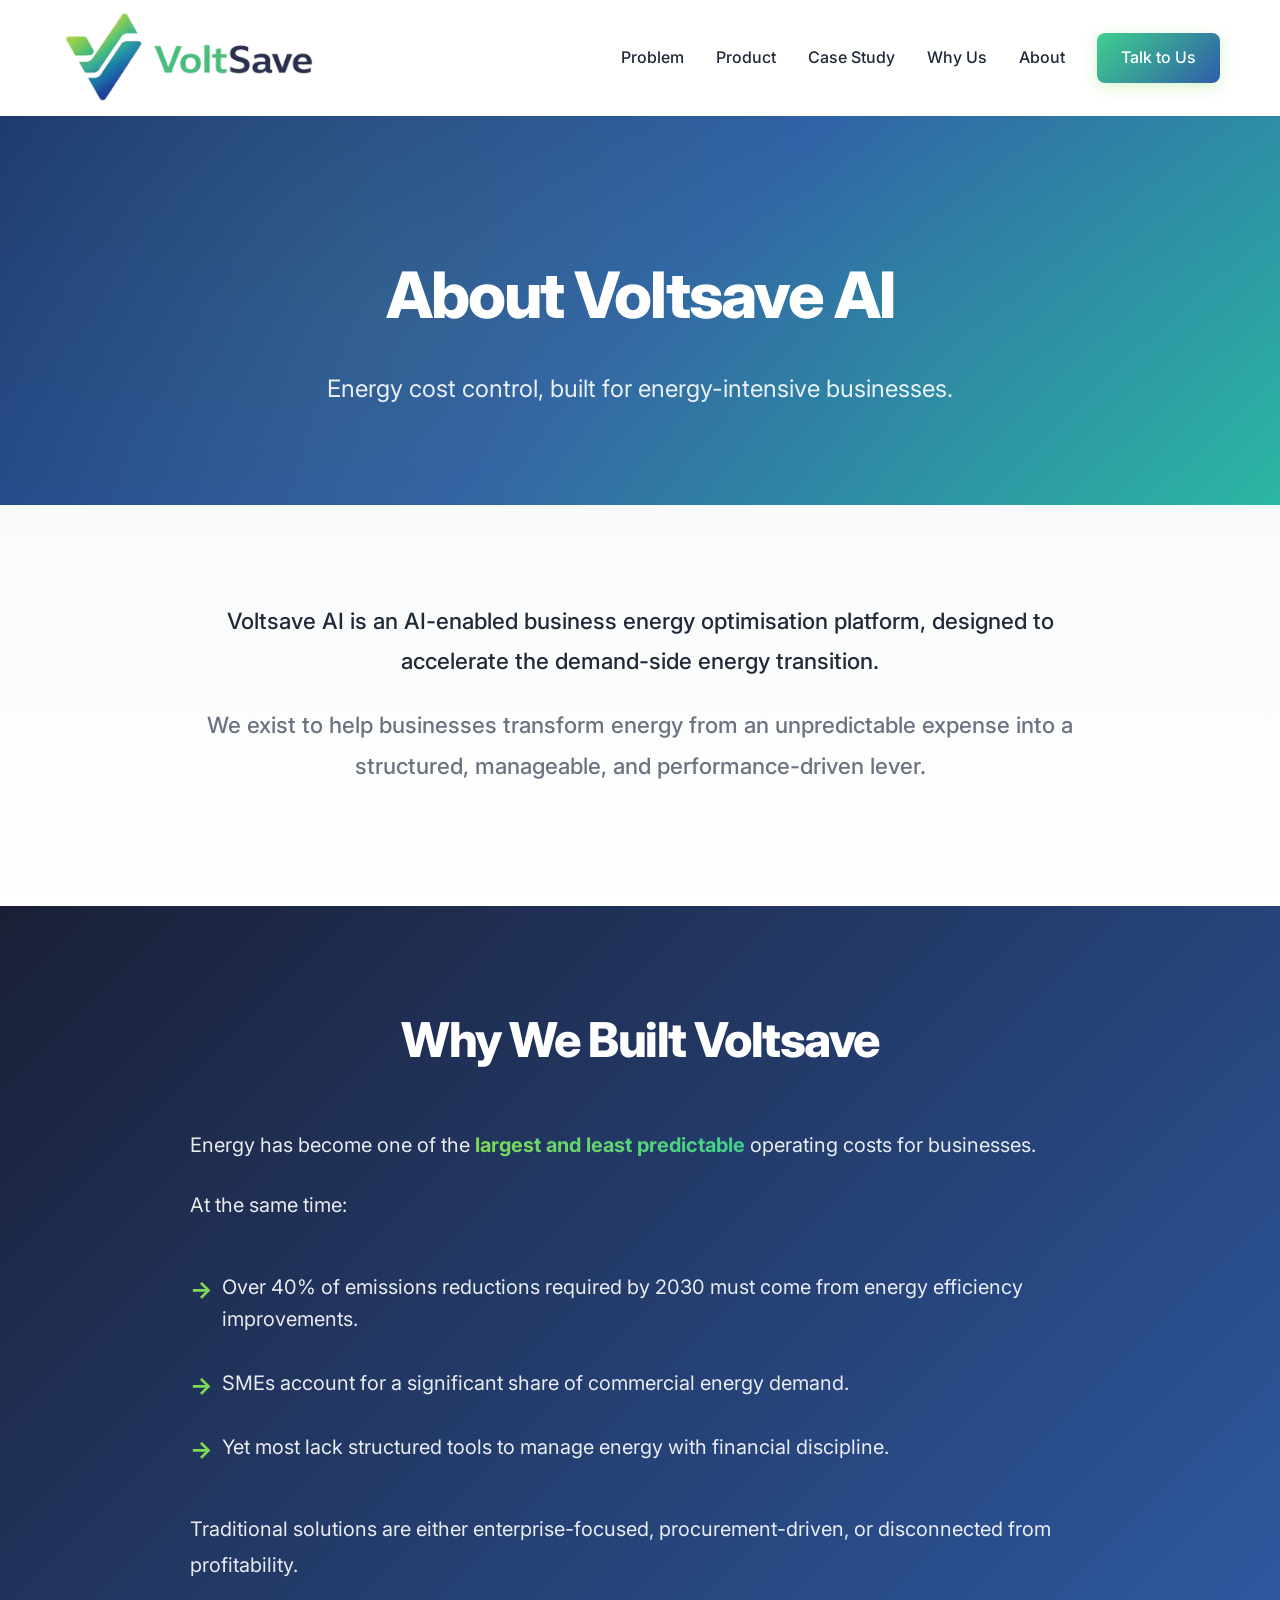
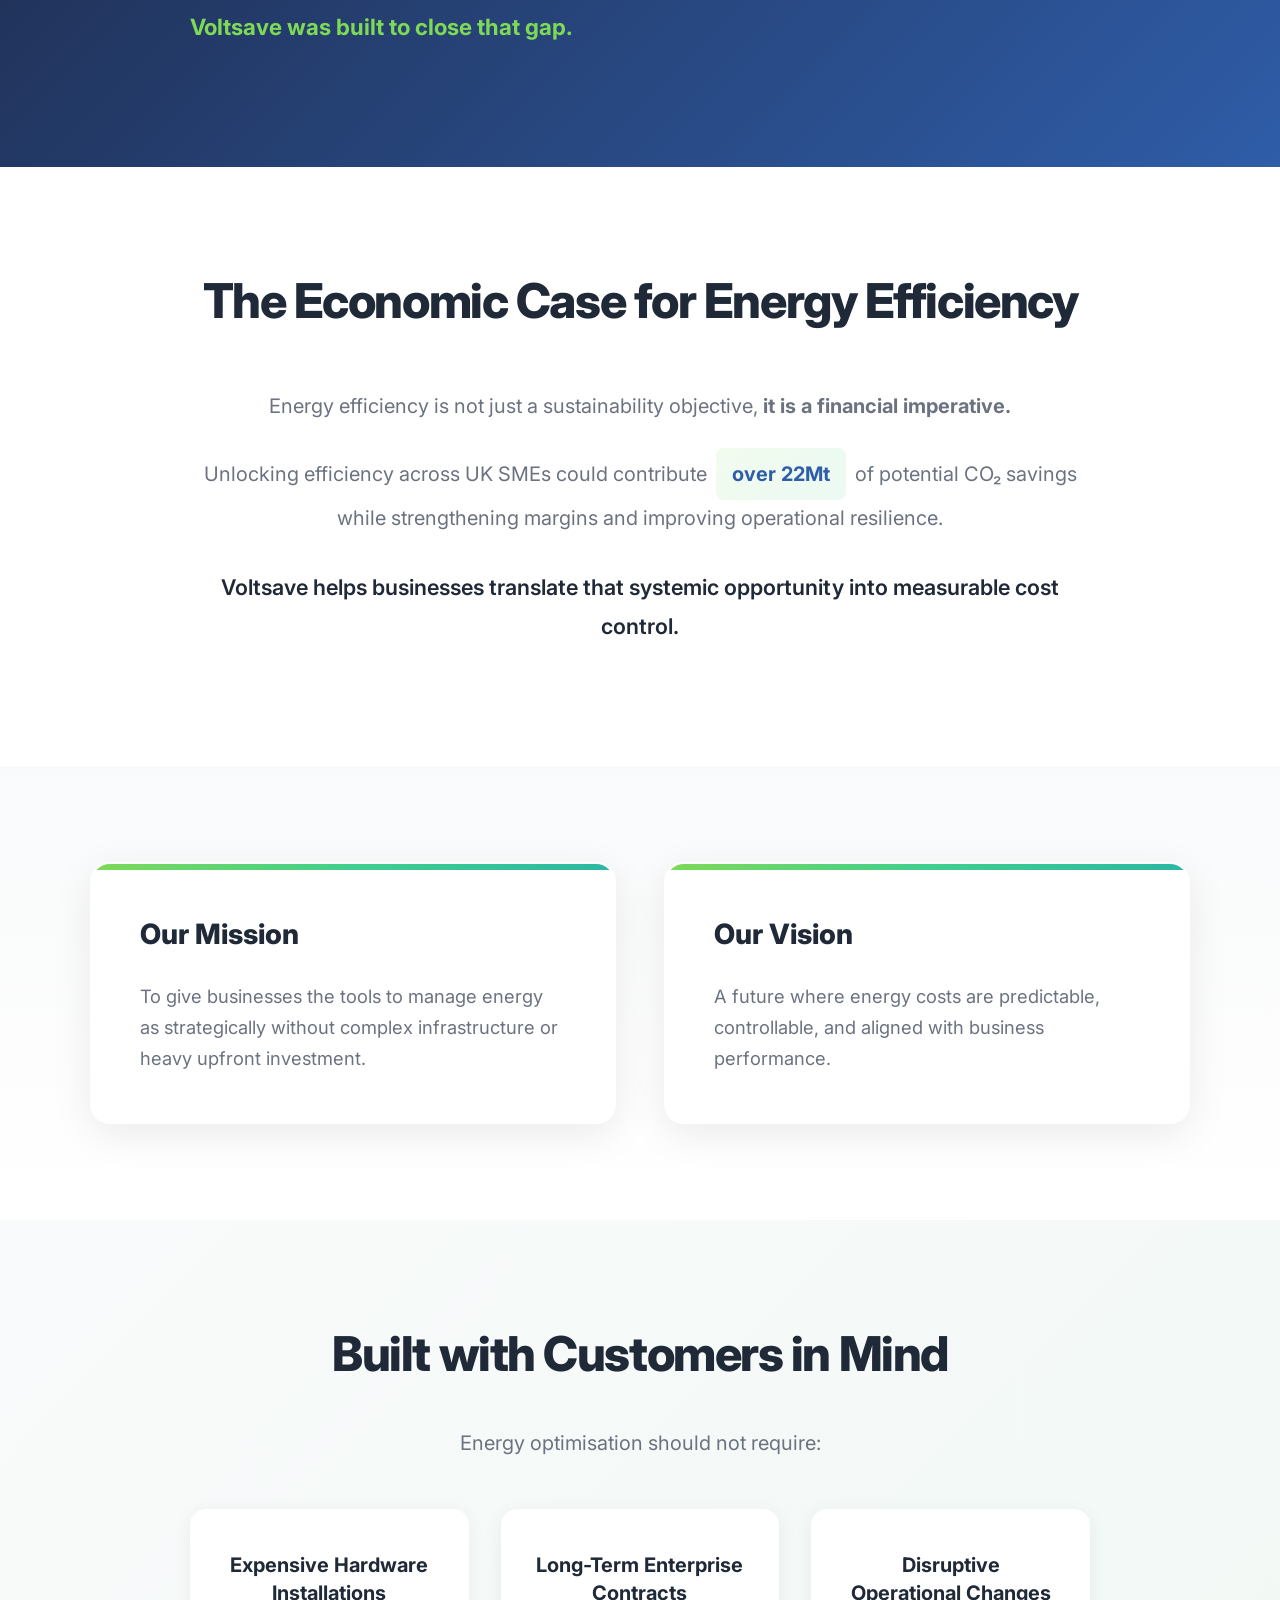
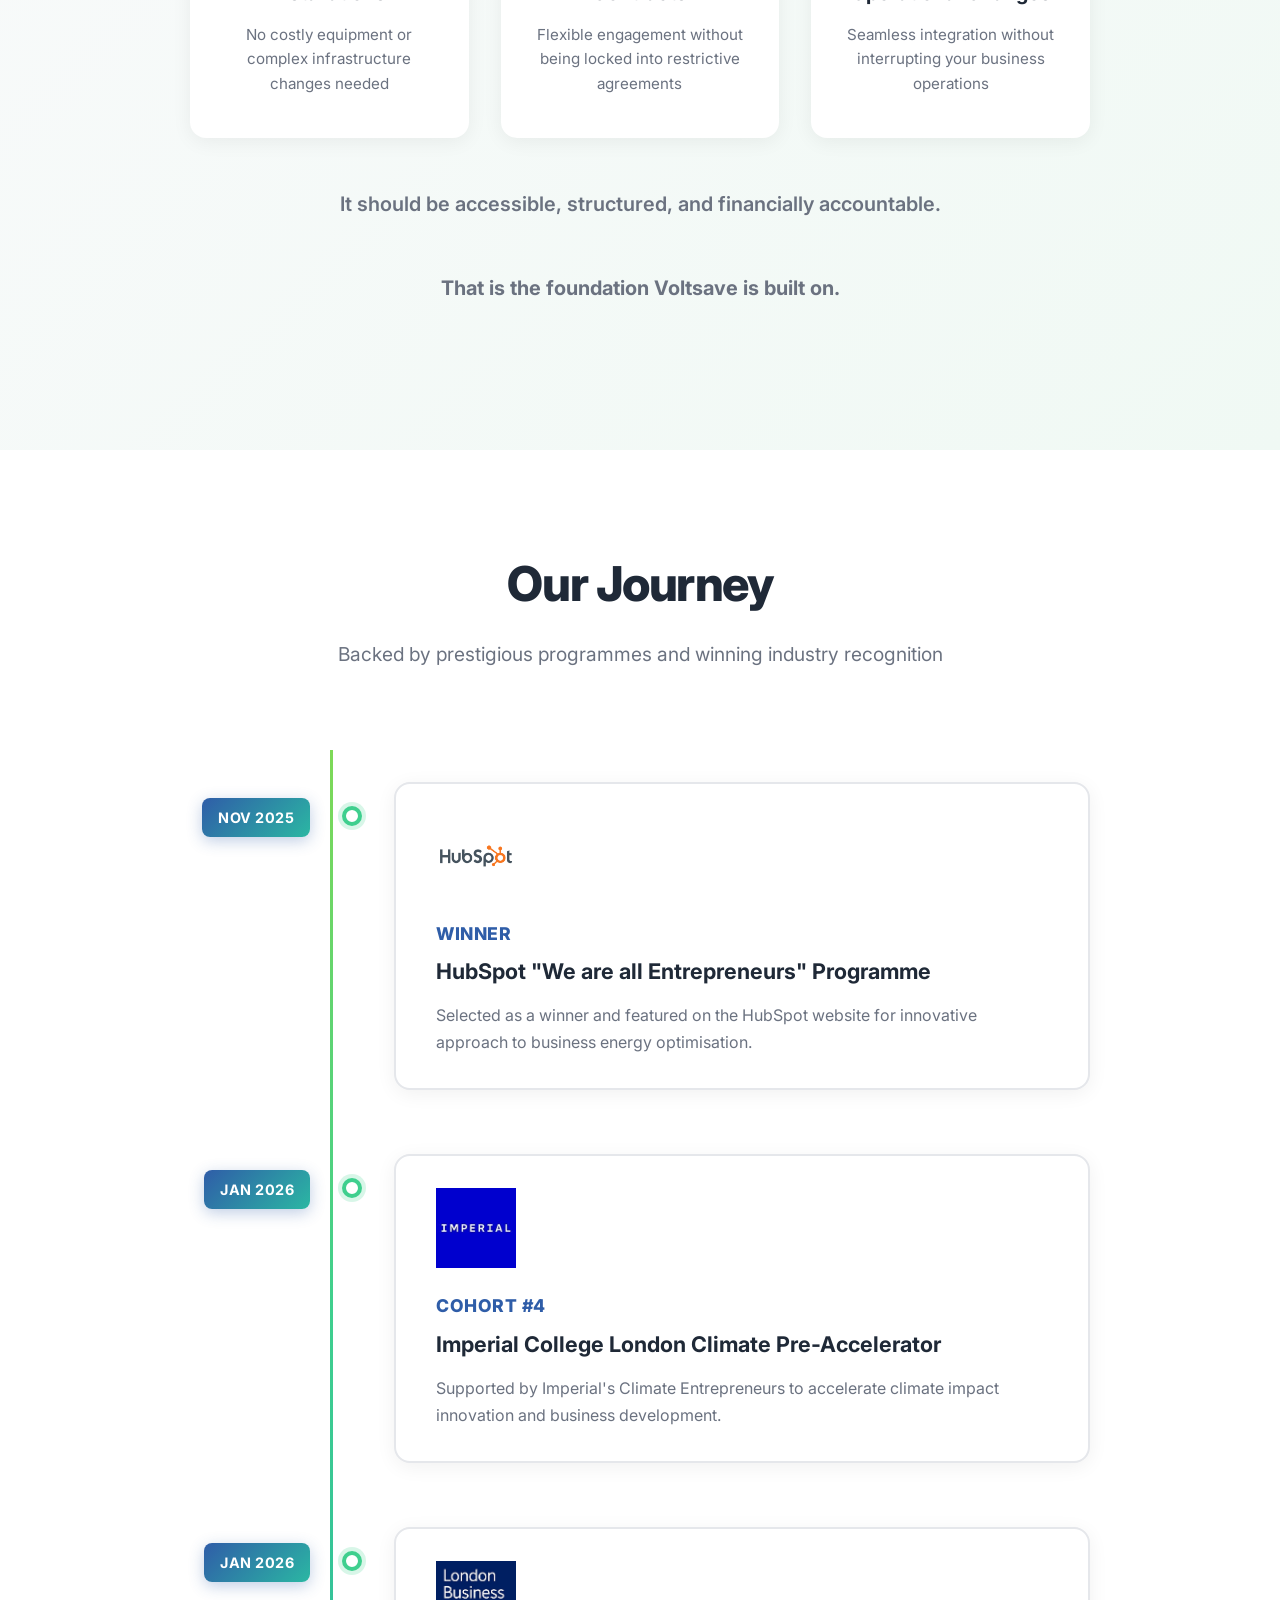
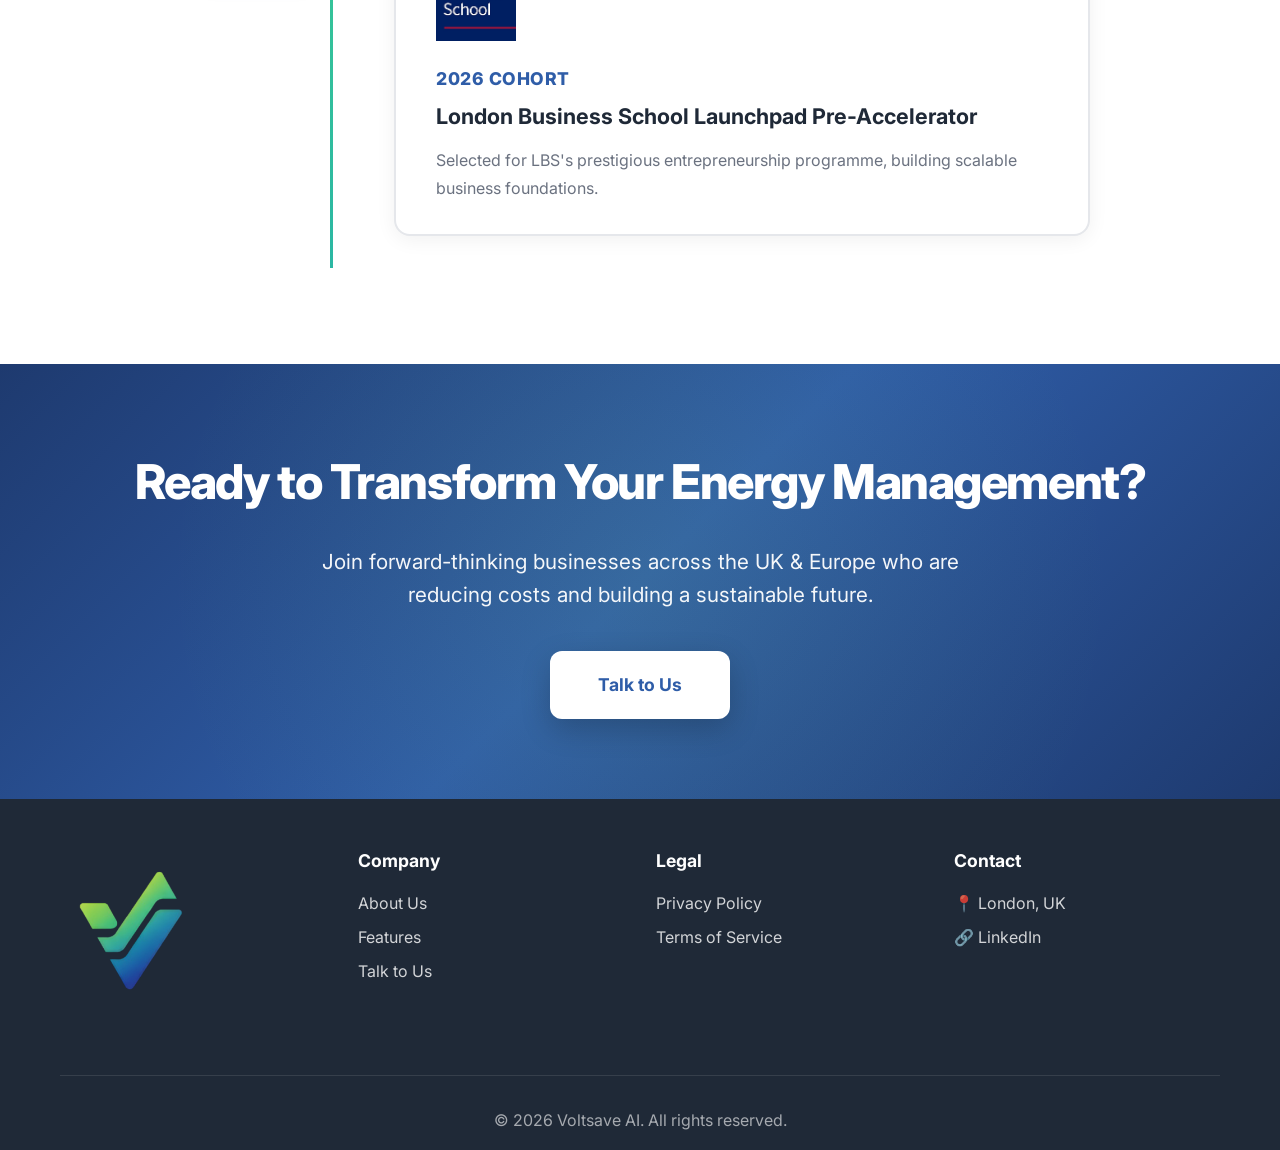
<file: about.html>
<!DOCTYPE html>
<html lang="en">
<head>
    <meta charset="UTF-8">
    <meta name="viewport" content="width=device-width, initial-scale=1.0">
    <meta name="description" content="About Voltsave AI - Learn about our mission to help UK & EU SMEs reduce energy costs through AI-powered solutions.">
    <link rel="canonical" href="https://www.voltsaveai.com/about.html" />
    
    <!-- Google Search Console Verification -->
    <meta name="google-site-verification" content="your-google-site-verification-code" />
    
    <!-- Google Analytics (GA4) -->
    <script async src="https://www.googletagmanager.com/gtag/js?id=G-XXXXXXXXXX"></script>
    <script>
        window.dataLayer = window.dataLayer || [];
        function gtag(){dataLayer.push(arguments);}
        gtag('js', new Date());
        gtag('config', 'G-XXXXXXXXXX');
    </script>
    
    <title>About Us - Voltsave AI</title>
    <link rel="stylesheet" href="styles.css">
    <link rel="preconnect" href="https://fonts.googleapis.com">
    <link rel="preconnect" href="https://fonts.gstatic.com" crossorigin>
    <link href="https://fonts.googleapis.com/css2?family=Inter:wght@300;400;500;600;700;800&display=swap" rel="stylesheet">
    <style>
        /* Hero Section */
        .about-hero {
            padding: 8rem 0 6rem;
            background: linear-gradient(135deg, #1e3a6f 0%, #2F5DA8 50%, #2BB7A3 100%);
            position: relative;
            overflow: hidden;
        }
        
        .about-hero::before {
            content: '';
            position: absolute;
            top: 0;
            left: 0;
            right: 0;
            bottom: 0;
            background: radial-gradient(circle at 30% 50%, rgba(126, 217, 87, 0.1) 0%, transparent 50%),
                        radial-gradient(circle at 70% 50%, rgba(63, 207, 142, 0.1) 0%, transparent 50%);
        }
        
        .about-hero .container {
            position: relative;
            z-index: 1;
        }
        
        .about-hero h1 {
            font-size: 4rem;
            font-weight: 800;
            margin-bottom: 1.5rem;
            text-align: center;
            color: white;
            letter-spacing: -0.03em;
        }
        
        .about-hero p {
            font-size: 1.5rem;
            color: rgba(255, 255, 255, 0.9);
            text-align: center;
            max-width: 800px;
            margin: 0 auto;
            font-weight: 400;
        }
        
        /* Content Sections */
        .about-content {
            background: white;
        }
        
        .intro-section {
            padding: 6rem 0;
            background: linear-gradient(180deg, #f9fafb 0%, #ffffff 100%);
        }
        
        .intro-content {
            max-width: 900px;
            margin: 0 auto;
            text-align: center;
        }
        
        .intro-content p {
            font-size: 1.4rem;
            color: var(--text-dark);
            line-height: 1.8;
            margin-bottom: 1.5rem;
            font-weight: 500;
        }
        
        .intro-content p:last-child {
            color: var(--text-light);
        }
        
        /* Why Section - Dark */
        .why-section {
            padding: 6rem 0;
            background: linear-gradient(135deg, #1a1f36 0%, #2F5DA8 100%);
            color: white;
        }
        
        .why-section h2 {
            font-size: 3rem;
            font-weight: 800;
            text-align: center;
            margin-bottom: 3rem;
            letter-spacing: -0.03em;
        }
        
        .why-content {
            max-width: 900px;
            margin: 0 auto;
        }
        
        .why-content p {
            font-size: 1.25rem;
            line-height: 1.8;
            margin-bottom: 1.5rem;
            color: rgba(255, 255, 255, 0.9);
        }
        
        .why-list {
            list-style: none;
            padding: 0;
            margin: 2rem 0;
        }
        
        .why-list li {
            font-size: 1.25rem;
            padding: 1rem 0;
            padding-left: 2rem;
            position: relative;
            color: rgba(255, 255, 255, 0.9);
        }
        
        .why-list li::before {
            content: '→';
            position: absolute;
            left: 0;
            color: var(--secondary-color);
            font-weight: bold;
            font-size: 1.5rem;
        }
        
        .highlight-text {
            font-weight: 700;
            color: white;
            background: linear-gradient(90deg, var(--secondary-color), var(--accent-color));
            -webkit-background-clip: text;
            -webkit-text-fill-color: transparent;
            background-clip: text;
        }
        
        /* Economic Case Section */
        .economic-section {
            padding: 6rem 0;
            background: white;
        }
        
        .economic-section h2 {
            font-size: 3rem;
            font-weight: 800;
            text-align: center;
            margin-bottom: 3rem;
            color: var(--text-dark);
            letter-spacing: -0.03em;
        }
        
        .economic-content {
            max-width: 900px;
            margin: 0 auto;
            text-align: center;
        }
        
        .economic-content p {
            font-size: 1.25rem;
            line-height: 1.8;
            margin-bottom: 1.5rem;
            color: var(--text-light);
        }
        
        .stat-highlight {
            display: inline-block;
            background: linear-gradient(135deg, rgba(126, 217, 87, 0.1), rgba(63, 207, 142, 0.1));
            padding: 0.5rem 1rem;
            border-radius: 8px;
            font-weight: 700;
            color: var(--primary-color);
            margin: 0 0.25rem;
        }
        
        /* Mission Vision Cards */
        .mission-vision-section {
            padding: 6rem 0;
            background: linear-gradient(180deg, #f9fafb 0%, #ffffff 100%);
        }
        
        .mission-vision {
            display: grid;
            grid-template-columns: repeat(2, 1fr);
            gap: 3rem;
            max-width: 1100px;
            margin: 0 auto;
        }
        
        .mission-card {
            background: white;
            padding: 3rem;
            border-radius: 20px;
            border: 2px solid transparent;
            box-shadow: 0 10px 40px rgba(0, 0, 0, 0.08);
            transition: all 0.3s ease;
            position: relative;
            overflow: hidden;
        }
        
        .mission-card::before {
            content: '';
            position: absolute;
            top: 0;
            left: 0;
            right: 0;
            height: 6px;
            background: linear-gradient(90deg, var(--secondary-color), var(--accent-color), var(--primary-light));
        }
        
        .mission-card:hover {
            transform: translateY(-8px);
            box-shadow: 0 20px 60px rgba(0, 0, 0, 0.12);
            border-color: var(--accent-color);
        }
        
        .mission-card h3 {
            font-size: 1.75rem;
            font-weight: 800;
            margin-bottom: 1.5rem;
            color: var(--text-dark);
        }
        
        .mission-card p {
            font-size: 1.15rem;
            line-height: 1.7;
            color: var(--text-light);
        }
        
        /* Journey Section */
        .journey-section {
            padding: 6rem 0;
            background: white;
        }
        
        .journey-section h2 {
            font-size: 3rem;
            font-weight: 800;
            text-align: center;
            margin-bottom: 1rem;
            color: var(--text-dark);
            letter-spacing: -0.03em;
        }
        
        .journey-subtitle {
            text-align: center;
            font-size: 1.2rem;
            color: var(--text-light);
            margin-bottom: 5rem;
            max-width: 700px;
            margin-left: auto;
            margin-right: auto;
        }
        
        .timeline {
            position: relative;
            max-width: 900px;
            margin: 0 auto;
            padding: 2rem 0;
        }
        
        .timeline::before {
            content: '';
            position: absolute;
            left: 140px;
            top: 0;
            bottom: 0;
            width: 3px;
            background: linear-gradient(180deg, var(--secondary-color), var(--accent-color), var(--primary-light));
        }
        
        .timeline-item {
            position: relative;
            margin-bottom: 4rem;
            display: flex;
            align-items: flex-start;
            gap: 2rem;
        }
        
        .timeline-item:last-child {
            margin-bottom: 0;
        }
        
        .timeline-date {
            width: 120px;
            text-align: right;
            padding-top: 1rem;
        }
        
        .timeline-date span {
            display: inline-block;
            background: linear-gradient(135deg, var(--primary-color), var(--primary-light));
            color: white;
            padding: 0.5rem 1rem;
            border-radius: 8px;
            font-weight: 700;
            font-size: 0.9rem;
            letter-spacing: 0.5px;
            box-shadow: 0 4px 15px rgba(47, 93, 168, 0.3);
        }
        
        .timeline-marker {
            position: relative;
            width: 20px;
            min-width: 20px;
            height: 20px;
            background: white;
            border: 4px solid var(--accent-color);
            border-radius: 50%;
            margin-top: 1.5rem;
            box-shadow: 0 0 0 4px rgba(63, 207, 142, 0.2);
            z-index: 2;
        }
        
        .timeline-content {
            background: white;
            padding: 2rem 2.5rem;
            border-radius: 16px;
            border: 2px solid var(--border-color);
            box-shadow: 0 4px 20px rgba(0, 0, 0, 0.06);
            flex: 1;
            transition: all 0.3s ease;
            position: relative;
        }
        
        .timeline-content::before {
            content: '';
            position: absolute;
            top: 0;
            left: 0;
            right: 0;
            height: 4px;
            background: linear-gradient(90deg, var(--secondary-color), var(--accent-color));
            border-radius: 16px 16px 0 0;
            opacity: 0;
            transition: opacity 0.3s ease;
        }
        
        .timeline-content:hover {
            transform: translateY(-4px);
            border-color: var(--accent-color);
            box-shadow: 0 12px 40px rgba(63, 207, 142, 0.2);
        }
        
        .timeline-content:hover::before {
            opacity: 1;
        }
        
        .timeline-logo {
            width: 120px;
            height: 80px;
            margin-bottom: 1.5rem;
            display: flex;
            align-items: center;
            justify-content: flex-start;
        }
        
        .timeline-logo img {
            max-width: 100%;
            max-height: 100%;
            object-fit: contain;
        }
        
        .timeline-content h3 {
            font-size: 1.1rem;
            font-weight: 800;
            color: var(--primary-color);
            margin-bottom: 0.5rem;
            text-transform: uppercase;
            letter-spacing: 0.5px;
        }
        
        .timeline-content h4 {
            font-size: 1.35rem;
            font-weight: 700;
            color: var(--text-dark);
            margin-bottom: 1rem;
            line-height: 1.4;
        }
        
        .timeline-content p {
            font-size: 1rem;
            color: var(--text-light);
            line-height: 1.7;
        }
        
        /* Built With Section */
        .built-section {
            padding: 6rem 0;
            background: linear-gradient(135deg, #f9fafb 0%, #f0f9f4 100%);
            position: relative;
        }
        
        .built-section h2 {
            font-size: 3rem;
            font-weight: 800;
            text-align: center;
            margin-bottom: 2rem;
            color: var(--text-dark);
            letter-spacing: -0.03em;
        }
        
        .built-content {
            max-width: 900px;
            margin: 0 auto;
            text-align: center;
        }
        
        .built-content p {
            font-size: 1.25rem;
            line-height: 1.8;
            margin-bottom: 3rem;
            color: var(--text-light);
        }
        
        .requirements-grid {
            display: grid;
            grid-template-columns: repeat(3, 1fr);
            gap: 2rem;
            margin: 3rem 0;
        }
        
        .requirement-card {
            background: white;
            padding: 2.5rem 2rem;
            border-radius: 16px;
            border: 2px solid transparent;
            text-align: center;
            transition: all 0.3s ease;
            position: relative;
            box-shadow: 0 4px 20px rgba(0, 0, 0, 0.06);
        }
        
        .requirement-card::before {
            content: '';
            position: absolute;
            top: 0;
            left: 0;
            right: 0;
            height: 5px;
            background: linear-gradient(90deg, var(--secondary-color), var(--accent-color));
            border-radius: 16px 16px 0 0;
            opacity: 0;
            transition: opacity 0.3s ease;
        }
        
        .requirement-card:hover {
            border-color: var(--accent-color);
            transform: translateY(-8px);
            box-shadow: 0 12px 40px rgba(63, 207, 142, 0.2);
        }
        
        .requirement-card:hover::before {
            opacity: 1;
        }
        
        .requirement-card h4 {
            font-size: 1.25rem;
            font-weight: 700;
            color: var(--text-dark);
            margin-bottom: 1rem;
            line-height: 1.4;
        }
        
        .requirement-card p {
            font-size: 0.95rem;
            color: var(--text-light);
            margin: 0;
            line-height: 1.6;
        }
        
        .principle {
            font-size: 1.3rem;
            font-weight: 600;
            color: var(--primary-color);
            margin-top: 3rem;
            line-height: 1.6;
        }
        
        .foundation-text {
            font-weight: 700;
            font-size: 1.4rem;
            color: var(--text-dark);
            margin-top: 1.5rem;
        }
        
        /* CTA Section */
        .cta-section {
            background: linear-gradient(135deg, #1e3a6f 0%, #2F5DA8 50%, #1e3a6f 100%);
            color: white;
            padding: 5rem 3rem;
            margin: 0;
            text-align: center;
            position: relative;
            overflow: hidden;
        }
        
        .cta-section::before {
            content: '';
            position: absolute;
            top: 0;
            left: 0;
            right: 0;
            bottom: 0;
            background: radial-gradient(circle at 50% 50%, rgba(126, 217, 87, 0.1) 0%, transparent 70%);
        }
        
        .cta-section .container {
            position: relative;
            z-index: 1;
        }
        
        .cta-section h2 {
            font-size: 3rem;
            font-weight: 800;
            margin-bottom: 1.5rem;
            letter-spacing: -0.03em;
        }
        
        .cta-section p {
            font-size: 1.3rem;
            margin-bottom: 2.5rem;
            opacity: 0.95;
            max-width: 700px;
            margin-left: auto;
            margin-right: auto;
        }
        
        .btn-white {
            background: white;
            color: var(--primary-color);
            padding: 1.25rem 3rem;
            border-radius: 12px;
            text-decoration: none;
            font-weight: 700;
            font-size: 1.1rem;
            display: inline-block;
            transition: all 0.3s ease;
            box-shadow: 0 10px 30px rgba(0, 0, 0, 0.2);
        }
        
        .btn-white:hover {
            transform: translateY(-4px);
            box-shadow: 0 15px 40px rgba(0, 0, 0, 0.3);
            background: var(--secondary-color);
            color: white;
        }
        
        /* Responsive */
        @media (max-width: 768px) {
            .about-hero h1 {
                font-size: 2.5rem;
            }
            
            .about-hero p {
                font-size: 1.2rem;
            }
            
            .intro-content p {
                font-size: 1.2rem;
            }
            
            .mission-vision {
                grid-template-columns: 1fr;
                gap: 2rem;
            }
            
            .timeline::before {
                left: 50%;
                transform: translateX(-50%);
            }
            
            .timeline-item {
                flex-direction: column;
                align-items: center;
                text-align: center;
                margin-bottom: 3rem;
            }
            
            .timeline-date {
                width: auto;
                text-align: center;
                margin-bottom: 1rem;
            }
            
            .timeline-marker {
                margin-top: 0;
                margin-bottom: 1rem;
            }
            
            .timeline-logo {
                justify-content: center;
                margin: 0 auto 1.5rem;
            }
            
            .journey-section h2 {
                font-size: 2rem;
            }
            
            .requirements-grid {
                grid-template-columns: 1fr;
                gap: 1.5rem;
            }
            
            .why-section h2,
            .economic-section h2,
            .built-section h2,
            .cta-section h2 {
                font-size: 2rem;
            }
            
            .why-content p,
            .economic-content p,
            .built-content p {
                font-size: 1.1rem;
            }
            
            .why-list li {
                font-size: 1.1rem;
            }
        }
    </style>
</head>
<body>
    <!-- Navigation -->
    <nav class="navbar">
        <div class="container">
            <div class="nav-wrapper">
                <a href="index.html" class="logo">
                    <img src="assets/logo.png" alt="Voltsave AI" class="logo-img">
                </a>
                <div class="nav-links">
                    <a href="index.html#problem">Problem</a>
                    <a href="index.html#features">Product</a>
                    <a href="index.html#case-study">Case Study</a>
                    <a href="index.html#benefits">Why Us</a>
                    <a href="about.html">About</a>
                    <a href="index.html#demo" class="btn-primary">Talk to Us</a>
                </div>
                <button class="mobile-menu-toggle" aria-label="Toggle menu">
                    <span></span>
                    <span></span>
                    <span></span>
                </button>
            </div>
        </div>
    </nav>

    <!-- Hero Section -->
    <section class="about-hero">
        <div class="container">
            <h1>About Voltsave AI</h1>
            <p>Energy cost control, built for energy-intensive businesses.</p>
        </div>
    </section>

    <!-- About Content -->
    <div class="about-content">
        <!-- Intro Section -->
        <section class="intro-section">
            <div class="container">
                <div class="intro-content">
                    <p>
                        Voltsave AI is an AI-enabled business energy optimisation platform, designed to accelerate the demand-side energy transition.
                    </p>
                    <p>
                        We exist to help businesses transform energy from an unpredictable expense into a structured, manageable, and performance-driven lever.
                    </p>
                </div>
            </div>
        </section>

        <!-- Why Section -->
        <section class="why-section">
            <div class="container">
                <h2>Why We Built Voltsave</h2>
                <div class="why-content">
                    <p>
                        Energy has become one of the <span class="highlight-text">largest and least predictable</span> operating costs for businesses.
                    </p>
                    <p>At the same time:</p>
                    <ul class="why-list">
                        <li>Over 40% of emissions reductions required by 2030 must come from energy efficiency improvements.</li>
                        <li>SMEs account for a significant share of commercial energy demand.</li>
                        <li>Yet most lack structured tools to manage energy with financial discipline.</li>
                    </ul>
                    <p style="margin-top: 2rem;">
                        Traditional solutions are either enterprise-focused, procurement-driven, or disconnected from profitability.
                    </p>
                    <p>
                        <strong style="font-size: 1.4rem; color: var(--secondary-color);">Voltsave was built to close that gap.</strong>
                    </p>
                </div>
            </div>
        </section>

        <!-- Economic Case Section -->
        <section class="economic-section">
            <div class="container">
                <h2>The Economic Case for Energy Efficiency</h2>
                <div class="economic-content">
                    <p>
                        Energy efficiency is not just a sustainability objective, <strong>it is a financial imperative.</strong>
                    </p>
                    <p>
                        Unlocking efficiency across UK SMEs could contribute <span class="stat-highlight">over 22Mt</span> of potential CO₂ savings while strengthening margins and improving operational resilience.
                    </p>
                    <p style="font-weight: 600; color: var(--text-dark); font-size: 1.35rem; margin-top: 2rem;">
                        Voltsave helps businesses translate that systemic opportunity into measurable cost control.
                    </p>
                </div>
            </div>
        </section>

        <!-- Mission Vision Section -->
        <section class="mission-vision-section">
            <div class="container">
                <div class="mission-vision">
                    <div class="mission-card">
                        <h3>Our Mission</h3>
                        <p>
                            To give businesses the tools to manage energy as strategically without complex infrastructure or heavy upfront investment.
                        </p>
                    </div>
                    <div class="mission-card">
                        <h3>Our Vision</h3>
                        <p>
                            A future where energy costs are predictable, controllable, and aligned with business performance.
                        </p>
                    </div>
                </div>
            </div>
        </section>

        <!-- Built With Section -->
        <section class="built-section">
            <div class="container">
                <h2>Built with Customers in Mind</h2>
                <div class="built-content">
                    <p>
                        Energy optimisation should not require:
                    </p>
                    <div class="requirements-grid">
                        <div class="requirement-card">
                            <h4>Expensive Hardware Installations</h4>
                            <p>No costly equipment or complex infrastructure changes needed</p>
                        </div>
                        <div class="requirement-card">
                            <h4>Long-Term Enterprise Contracts</h4>
                            <p>Flexible engagement without being locked into restrictive agreements</p>
                        </div>
                        <div class="requirement-card">
                            <h4>Disruptive Operational Changes</h4>
                            <p>Seamless integration without interrupting your business operations</p>
                        </div>
                    </div>
                    <p class="principle">
                        It should be accessible, structured, and financially accountable.
                    </p>
                    <p class="foundation-text">
                        That is the foundation Voltsave is built on.
                    </p>
                </div>
            </div>
        </section>

        <!-- Journey Section -->
        <section class="journey-section">
            <div class="container">
                <h2>Our Journey</h2>
                <p class="journey-subtitle">
                    Backed by prestigious programmes and winning industry recognition
                </p>
                <div class="timeline">
                    <div class="timeline-item">
                        <div class="timeline-date">
                            <span>NOV 2025</span>
                        </div>
                        <div class="timeline-marker"></div>
                        <div class="timeline-content">
                            <div class="timeline-logo">
                                <img src="assets/incubator-1.png" alt="HubSpot">
                            </div>
                            <h3>Winner</h3>
                            <h4>HubSpot "We are all Entrepreneurs" Programme</h4>
                            <p>
                                Selected as a winner and featured on the HubSpot website for innovative approach to business energy optimisation.
                            </p>
                        </div>
                    </div>
                    <div class="timeline-item">
                        <div class="timeline-date">
                            <span>JAN 2026</span>
                        </div>
                        <div class="timeline-marker"></div>
                        <div class="timeline-content">
                            <div class="timeline-logo">
                                <img src="assets/incubator-2.jpeg" alt="Imperial College London">
                            </div>
                            <h3>Cohort #4</h3>
                            <h4>Imperial College London Climate Pre-Accelerator</h4>
                            <p>
                                Supported by Imperial's Climate Entrepreneurs to accelerate climate impact innovation and business development.
                            </p>
                        </div>
                    </div>
                    <div class="timeline-item">
                        <div class="timeline-date">
                            <span>JAN 2026</span>
                        </div>
                        <div class="timeline-marker"></div>
                        <div class="timeline-content">
                            <div class="timeline-logo">
                                <img src="assets/incubator-3.jpg" alt="London Business School">
                            </div>
                            <h3>2026 Cohort</h3>
                            <h4>London Business School Launchpad Pre-Accelerator</h4>
                            <p>
                                Selected for LBS's prestigious entrepreneurship programme, building scalable business foundations.
                            </p>
                        </div>
                    </div>
                </div>
            </div>
        </section>

        <!-- CTA Section -->
        <section class="cta-section">
            <div class="container">
                <h2>Ready to Transform Your Energy Management?</h2>
                <p>Join forward-thinking businesses across the UK & Europe who are reducing costs and building a sustainable future.</p>
                <a href="index.html#demo" class="btn-white">Talk to Us</a>
            </div>
        </section>
    </div>

    <!-- Footer -->
    <footer class="footer">
        <div class="container">
            <div class="footer-content">
                <div class="footer-section">
                    <div class="footer-logo">
                        <img src="assets/Voltsave AI Logo Only.png" alt="Voltsave AI" style="height: 180px;">
                    </div>
                </div>
                <div class="footer-section">
                    <h4>Company</h4>
                    <ul>
                        <li><a href="about.html">About Us</a></li>
                        <li><a href="index.html#features">Features</a></li>
                        <li><a href="index.html#demo">Talk to Us</a></li>
                    </ul>
                </div>
                <div class="footer-section">
                    <h4>Legal</h4>
                    <ul>
                        <li><a href="privacy.html">Privacy Policy</a></li>
                        <li><a href="terms.html">Terms of Service</a></li>
                    </ul>
                </div>
                <div class="footer-section">
                    <h4>Contact</h4>
                    <p>📍 London, UK</p>
                    <p><a href="https://linkedin.com/company/voltsave-ai" target="_blank" rel="noopener noreferrer" style="color: inherit; text-decoration: none;">🔗 LinkedIn</a></p>
                </div>
            </div>
            <div class="footer-bottom">
                <p>&copy; 2026 Voltsave AI. All rights reserved.</p>
            </div>
        </div>
    </footer>

    <script src="script.js"></script>
</body>
</html>
</file>
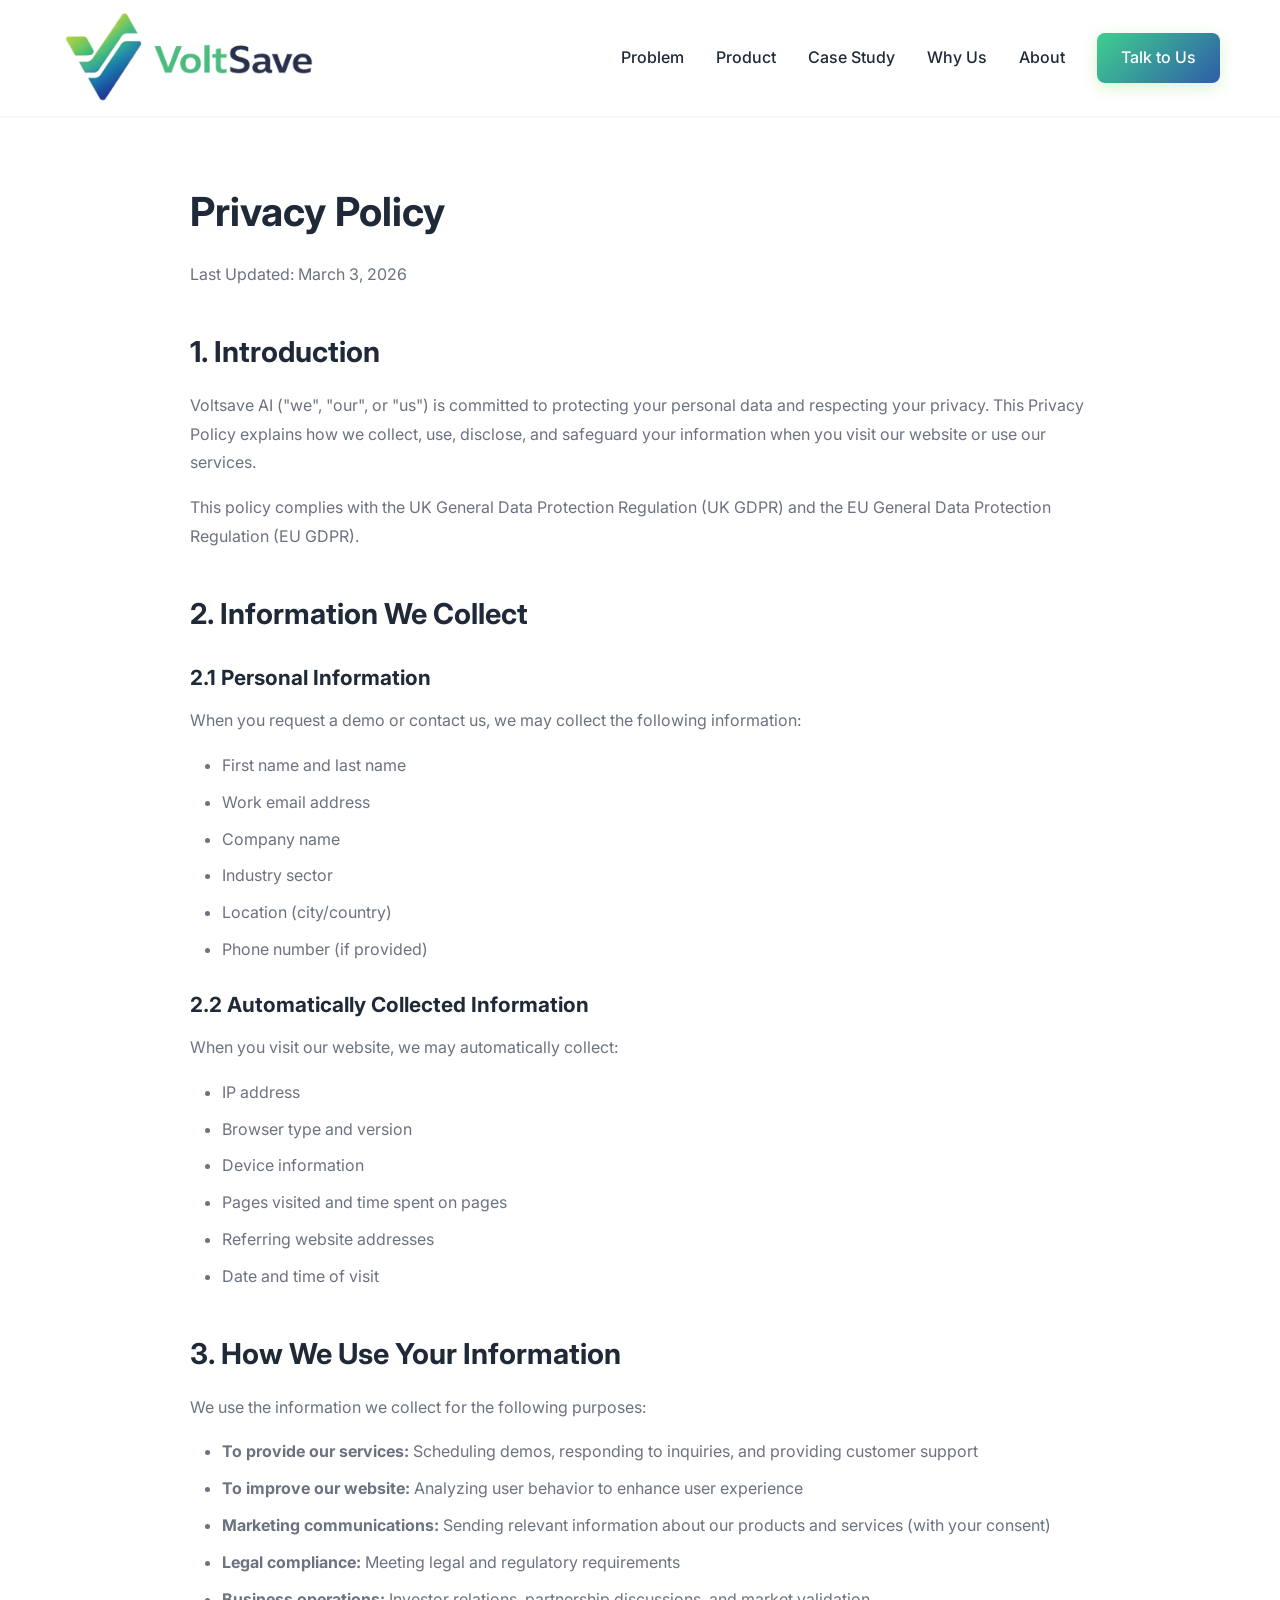
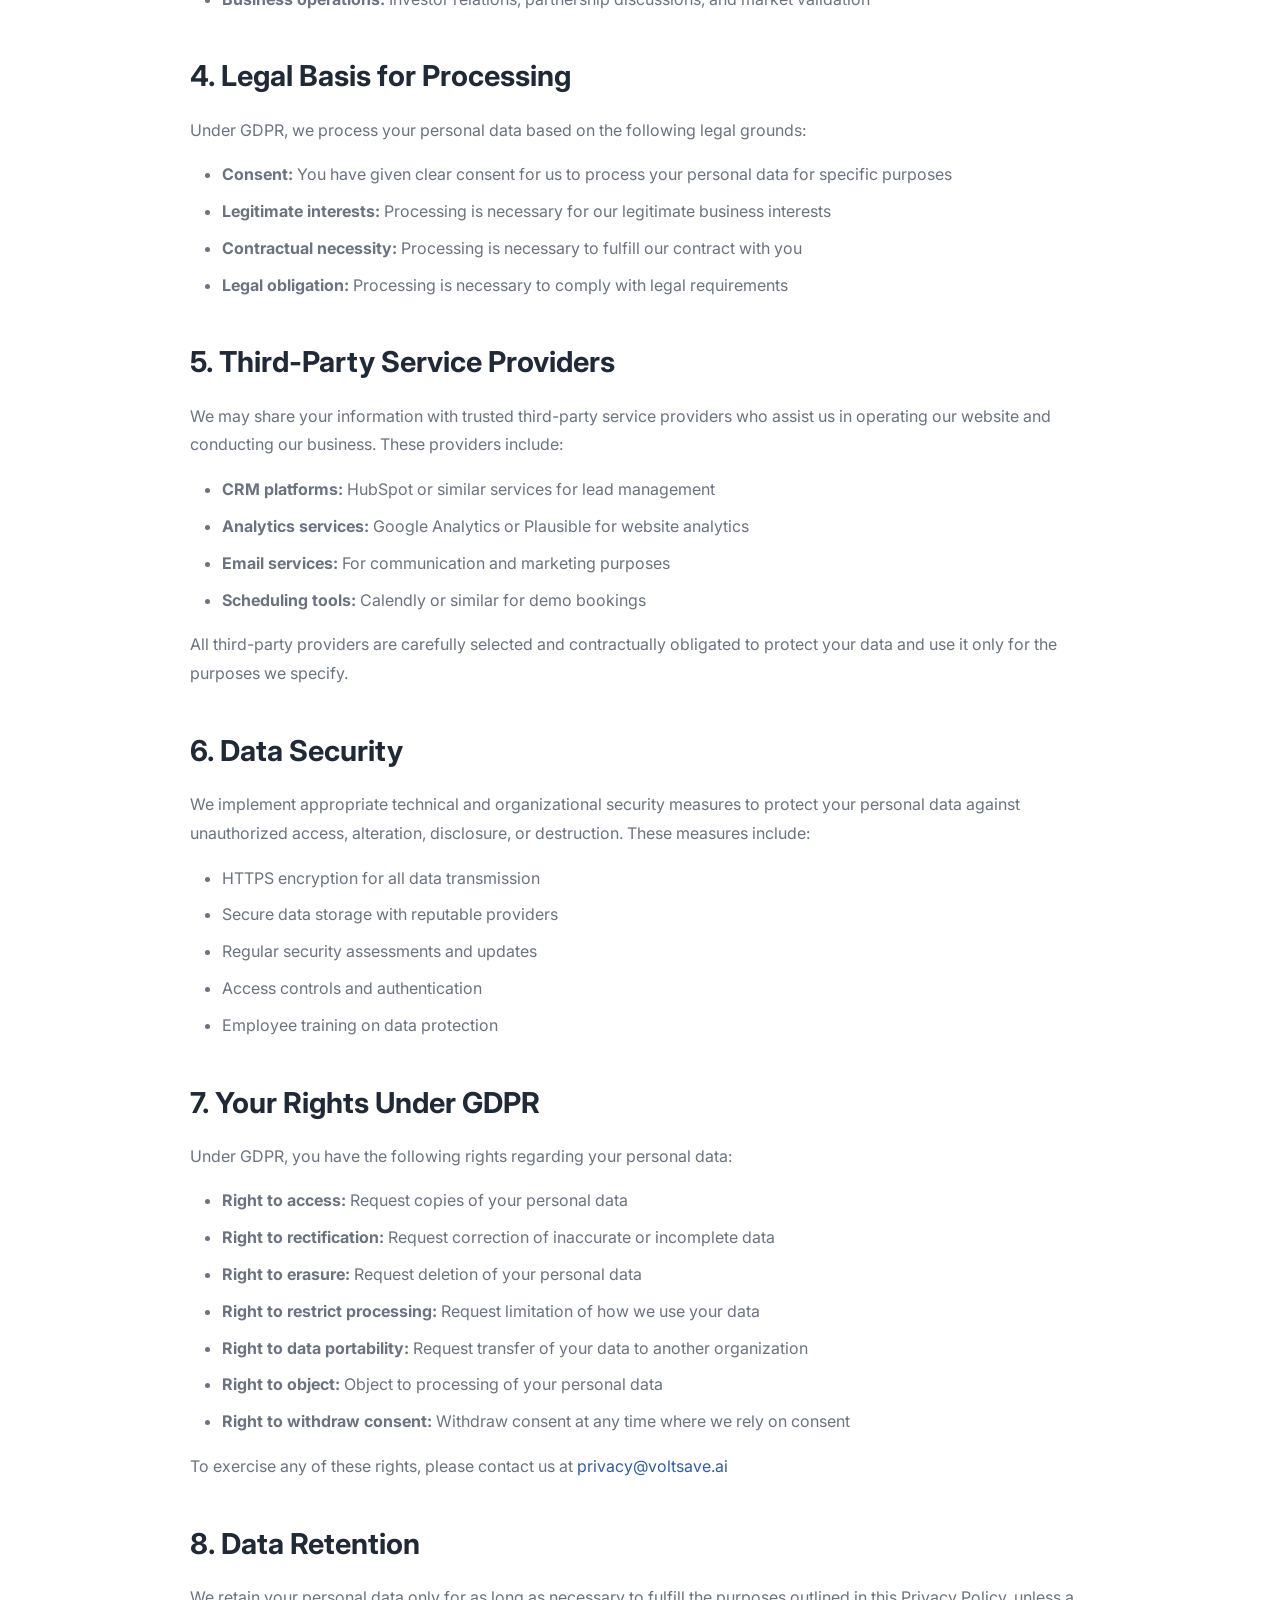
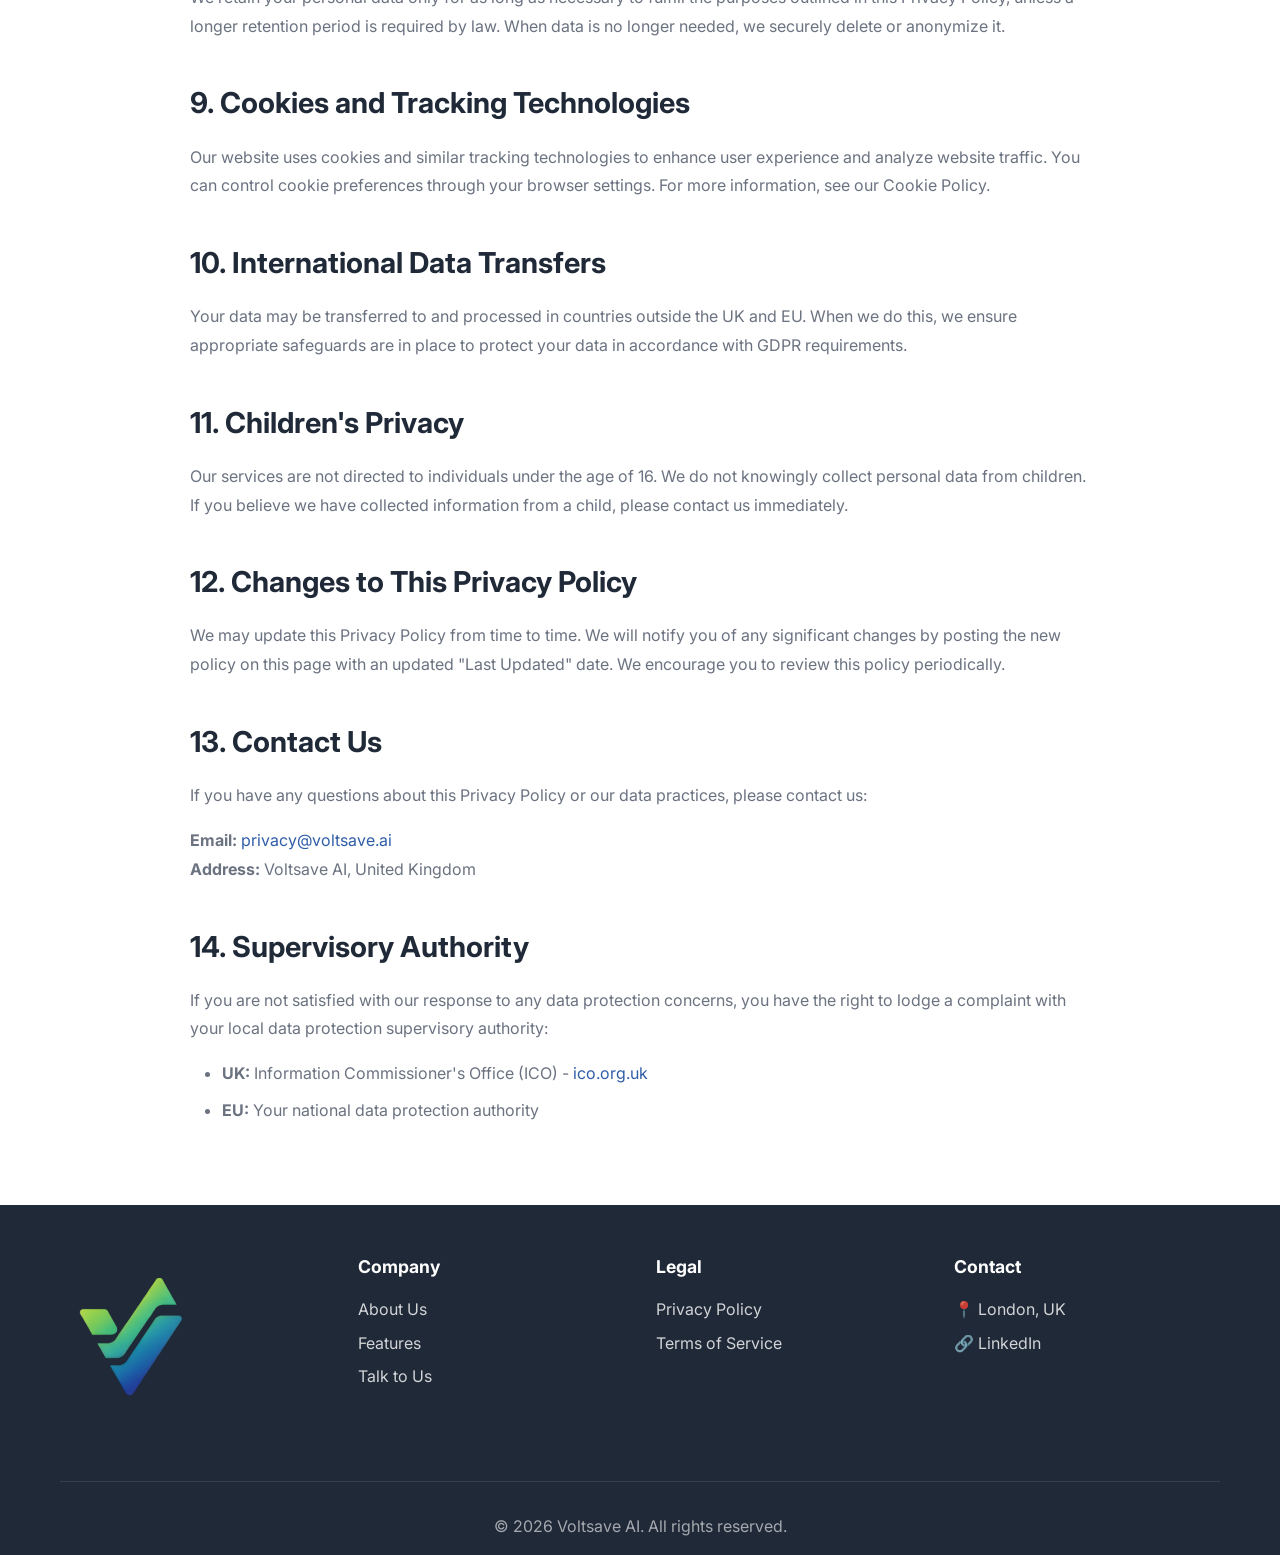
<file: privacy.html>
<!DOCTYPE html>
<html lang="en">
<head>
    <meta charset="UTF-8">
    <meta name="viewport" content="width=device-width, initial-scale=1.0">
    <meta name="description" content="Voltsave AI Privacy Policy - Learn how we protect and handle your personal data in compliance with GDPR.">
    <link rel="canonical" href="https://www.voltsaveai.com/privacy.html" />
    
    <!-- Google Search Console Verification -->
    <meta name="google-site-verification" content="your-google-site-verification-code" />
    
    <!-- Google Analytics (GA4) -->
    <script async src="https://www.googletagmanager.com/gtag/js?id=G-XXXXXXXXXX"></script>
    <script>
        window.dataLayer = window.dataLayer || [];
        function gtag(){dataLayer.push(arguments);}
        gtag('js', new Date());
        gtag('config', 'G-XXXXXXXXXX');
    </script>
    
    <title>Privacy Policy - Voltsave AI</title>
    <link rel="stylesheet" href="styles.css">
    <link rel="preconnect" href="https://fonts.googleapis.com">
    <link rel="preconnect" href="https://fonts.gstatic.com" crossorigin>
    <link href="https://fonts.googleapis.com/css2?family=Inter:wght@300;400;500;600;700;800&display=swap" rel="stylesheet">
    <style>
        .legal-page {
            padding: 4rem 0;
            max-width: 900px;
            margin: 0 auto;
        }
        
        .legal-page h1 {
            font-size: 2.5rem;
            margin-bottom: 1rem;
            color: var(--text-dark);
        }
        
        .last-updated {
            color: var(--text-light);
            margin-bottom: 3rem;
            font-size: 0.95rem;
        }
        
        .legal-page h2 {
            font-size: 1.8rem;
            margin-top: 2.5rem;
            margin-bottom: 1rem;
            color: var(--text-dark);
        }
        
        .legal-page h3 {
            font-size: 1.3rem;
            margin-top: 1.5rem;
            margin-bottom: 0.75rem;
            color: var(--text-dark);
        }
        
        .legal-page p {
            font-size: 1rem;
            color: var(--text-light);
            line-height: 1.8;
            margin-bottom: 1rem;
        }
        
        .legal-page ul {
            margin-left: 2rem;
            margin-bottom: 1rem;
        }
        
        .legal-page li {
            font-size: 1rem;
            color: var(--text-light);
            line-height: 1.8;
            margin-bottom: 0.5rem;
        }
        
        .legal-page a {
            color: var(--primary-color);
            text-decoration: none;
        }
        
        .legal-page a:hover {
            text-decoration: underline;
        }
    </style>
</head>
<body>
    <!-- Navigation -->
    <nav class="navbar">
        <div class="container">
            <div class="nav-wrapper">
                <a href="index.html" class="logo">
                    <img src="assets/logo.png" alt="Voltsave AI" class="logo-img">
                </a>
                <div class="nav-links">
                    <a href="index.html#problem">Problem</a>
                    <a href="index.html#features">Product</a>
                    <a href="index.html#case-study">Case Study</a>
                    <a href="index.html#benefits">Why Us</a>
                    <a href="about.html">About</a>
                    <a href="index.html#demo" class="btn-primary">Talk to Us</a>
                </div>
                <button class="mobile-menu-toggle" aria-label="Toggle menu">
                    <span></span>
                    <span></span>
                    <span></span>
                </button>
            </div>
        </div>
    </nav>

    <!-- Privacy Policy Content -->
    <div class="container">
        <div class="legal-page">
            <h1>Privacy Policy</h1>
            <p class="last-updated">Last Updated: March 3, 2026</p>

            <h2>1. Introduction</h2>
            <p>
                Voltsave AI ("we", "our", or "us") is committed to protecting your personal data and respecting your privacy. This Privacy Policy explains how we collect, use, disclose, and safeguard your information when you visit our website or use our services.
            </p>
            <p>
                This policy complies with the UK General Data Protection Regulation (UK GDPR) and the EU General Data Protection Regulation (EU GDPR).
            </p>

            <h2>2. Information We Collect</h2>
            
            <h3>2.1 Personal Information</h3>
            <p>When you request a demo or contact us, we may collect the following information:</p>
            <ul>
                <li>First name and last name</li>
                <li>Work email address</li>
                <li>Company name</li>
                <li>Industry sector</li>
                <li>Location (city/country)</li>
                <li>Phone number (if provided)</li>
            </ul>

            <h3>2.2 Automatically Collected Information</h3>
            <p>When you visit our website, we may automatically collect:</p>
            <ul>
                <li>IP address</li>
                <li>Browser type and version</li>
                <li>Device information</li>
                <li>Pages visited and time spent on pages</li>
                <li>Referring website addresses</li>
                <li>Date and time of visit</li>
            </ul>

            <h2>3. How We Use Your Information</h2>
            <p>We use the information we collect for the following purposes:</p>
            <ul>
                <li><strong>To provide our services:</strong> Scheduling demos, responding to inquiries, and providing customer support</li>
                <li><strong>To improve our website:</strong> Analyzing user behavior to enhance user experience</li>
                <li><strong>Marketing communications:</strong> Sending relevant information about our products and services (with your consent)</li>
                <li><strong>Legal compliance:</strong> Meeting legal and regulatory requirements</li>
                <li><strong>Business operations:</strong> Investor relations, partnership discussions, and market validation</li>
            </ul>

            <h2>4. Legal Basis for Processing</h2>
            <p>Under GDPR, we process your personal data based on the following legal grounds:</p>
            <ul>
                <li><strong>Consent:</strong> You have given clear consent for us to process your personal data for specific purposes</li>
                <li><strong>Legitimate interests:</strong> Processing is necessary for our legitimate business interests</li>
                <li><strong>Contractual necessity:</strong> Processing is necessary to fulfill our contract with you</li>
                <li><strong>Legal obligation:</strong> Processing is necessary to comply with legal requirements</li>
            </ul>

            <h2>5. Third-Party Service Providers</h2>
            <p>
                We may share your information with trusted third-party service providers who assist us in operating our website and conducting our business. These providers include:
            </p>
            <ul>
                <li><strong>CRM platforms:</strong> HubSpot or similar services for lead management</li>
                <li><strong>Analytics services:</strong> Google Analytics or Plausible for website analytics</li>
                <li><strong>Email services:</strong> For communication and marketing purposes</li>
                <li><strong>Scheduling tools:</strong> Calendly or similar for demo bookings</li>
            </ul>
            <p>
                All third-party providers are carefully selected and contractually obligated to protect your data and use it only for the purposes we specify.
            </p>

            <h2>6. Data Security</h2>
            <p>
                We implement appropriate technical and organizational security measures to protect your personal data against unauthorized access, alteration, disclosure, or destruction. These measures include:
            </p>
            <ul>
                <li>HTTPS encryption for all data transmission</li>
                <li>Secure data storage with reputable providers</li>
                <li>Regular security assessments and updates</li>
                <li>Access controls and authentication</li>
                <li>Employee training on data protection</li>
            </ul>

            <h2>7. Your Rights Under GDPR</h2>
            <p>Under GDPR, you have the following rights regarding your personal data:</p>
            <ul>
                <li><strong>Right to access:</strong> Request copies of your personal data</li>
                <li><strong>Right to rectification:</strong> Request correction of inaccurate or incomplete data</li>
                <li><strong>Right to erasure:</strong> Request deletion of your personal data</li>
                <li><strong>Right to restrict processing:</strong> Request limitation of how we use your data</li>
                <li><strong>Right to data portability:</strong> Request transfer of your data to another organization</li>
                <li><strong>Right to object:</strong> Object to processing of your personal data</li>
                <li><strong>Right to withdraw consent:</strong> Withdraw consent at any time where we rely on consent</li>
            </ul>
            <p>
                To exercise any of these rights, please contact us at <a href="mailto:privacy@voltsave.ai">privacy@voltsave.ai</a>
            </p>

            <h2>8. Data Retention</h2>
            <p>
                We retain your personal data only for as long as necessary to fulfill the purposes outlined in this Privacy Policy, unless a longer retention period is required by law. When data is no longer needed, we securely delete or anonymize it.
            </p>

            <h2>9. Cookies and Tracking Technologies</h2>
            <p>
                Our website uses cookies and similar tracking technologies to enhance user experience and analyze website traffic. You can control cookie preferences through your browser settings. For more information, see our Cookie Policy.
            </p>

            <h2>10. International Data Transfers</h2>
            <p>
                Your data may be transferred to and processed in countries outside the UK and EU. When we do this, we ensure appropriate safeguards are in place to protect your data in accordance with GDPR requirements.
            </p>

            <h2>11. Children's Privacy</h2>
            <p>
                Our services are not directed to individuals under the age of 16. We do not knowingly collect personal data from children. If you believe we have collected information from a child, please contact us immediately.
            </p>

            <h2>12. Changes to This Privacy Policy</h2>
            <p>
                We may update this Privacy Policy from time to time. We will notify you of any significant changes by posting the new policy on this page with an updated "Last Updated" date. We encourage you to review this policy periodically.
            </p>

            <h2>13. Contact Us</h2>
            <p>
                If you have any questions about this Privacy Policy or our data practices, please contact us:
            </p>
            <p>
                <strong>Email:</strong> <a href="mailto:privacy@voltsave.ai">privacy@voltsave.ai</a><br>
                <strong>Address:</strong> Voltsave AI, United Kingdom
            </p>

            <h2>14. Supervisory Authority</h2>
            <p>
                If you are not satisfied with our response to any data protection concerns, you have the right to lodge a complaint with your local data protection supervisory authority:
            </p>
            <ul>
                <li><strong>UK:</strong> Information Commissioner's Office (ICO) - <a href="https://ico.org.uk" target="_blank">ico.org.uk</a></li>
                <li><strong>EU:</strong> Your national data protection authority</li>
            </ul>
        </div>
    </div>

    <!-- Footer -->
    <footer class="footer">
        <div class="container">
            <div class="footer-content">
                <div class="footer-section">
                    <div class="footer-logo">
                        <img src="assets/Voltsave AI Logo Only.png" alt="Voltsave AI" style="height: 180px;">
                    </div>
                </div>
                <div class="footer-section">
                    <h4>Company</h4>
                    <ul>
                        <li><a href="about.html">About Us</a></li>
                        <li><a href="index.html#features">Features</a></li>
                        <li><a href="index.html#demo">Talk to Us</a></li>
                    </ul>
                </div>
                <div class="footer-section">
                    <h4>Legal</h4>
                    <ul>
                        <li><a href="privacy.html">Privacy Policy</a></li>
                        <li><a href="terms.html">Terms of Service</a></li>
                    </ul>
                </div>
                <div class="footer-section">
                    <h4>Contact</h4>
                    <p>📍 London, UK</p>
                    <p><a href="https://linkedin.com/company/voltsave-ai" target="_blank" rel="noopener noreferrer" style="color: inherit; text-decoration: none;">🔗 LinkedIn</a></p>
                </div>
            </div>
            <div class="footer-bottom">
                <p>&copy; 2026 Voltsave AI. All rights reserved.</p>
            </div>
        </div>
    </footer>

    <script src="script.js"></script>
</body>
</html>
</file>
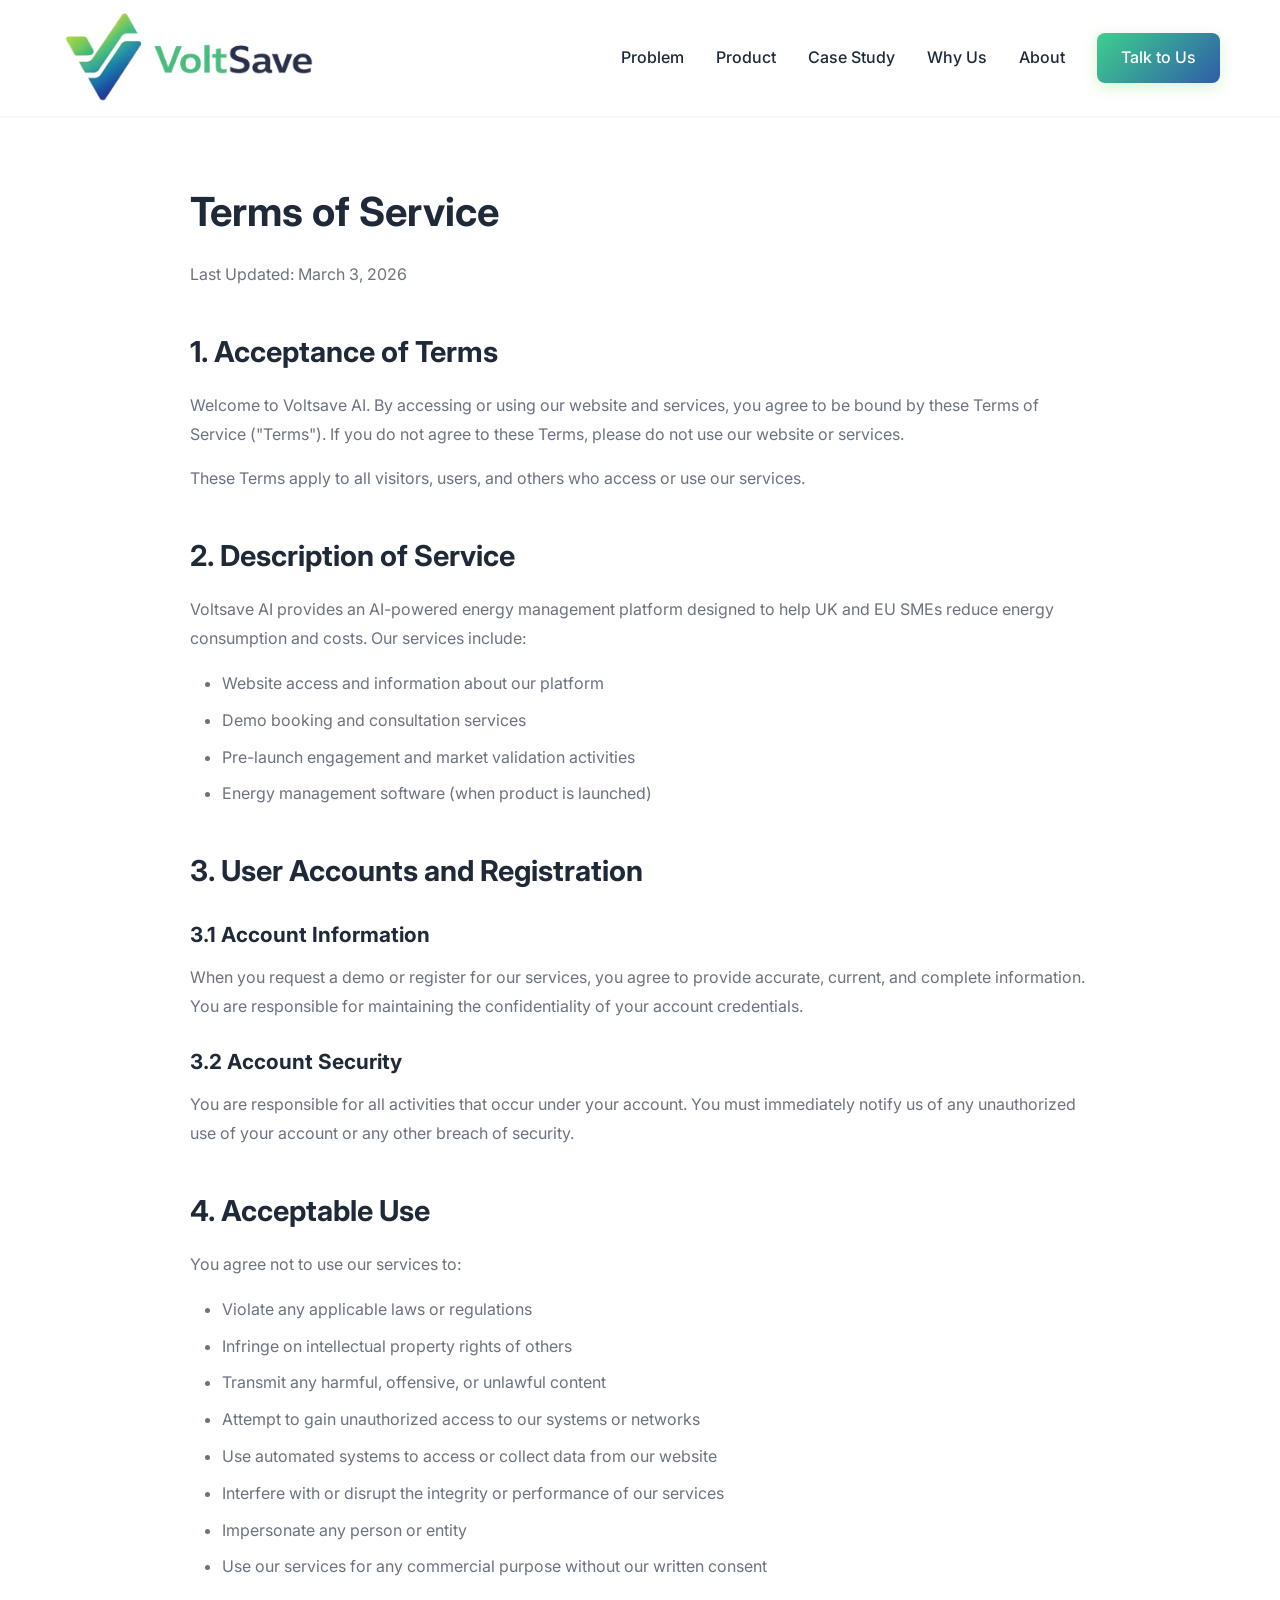
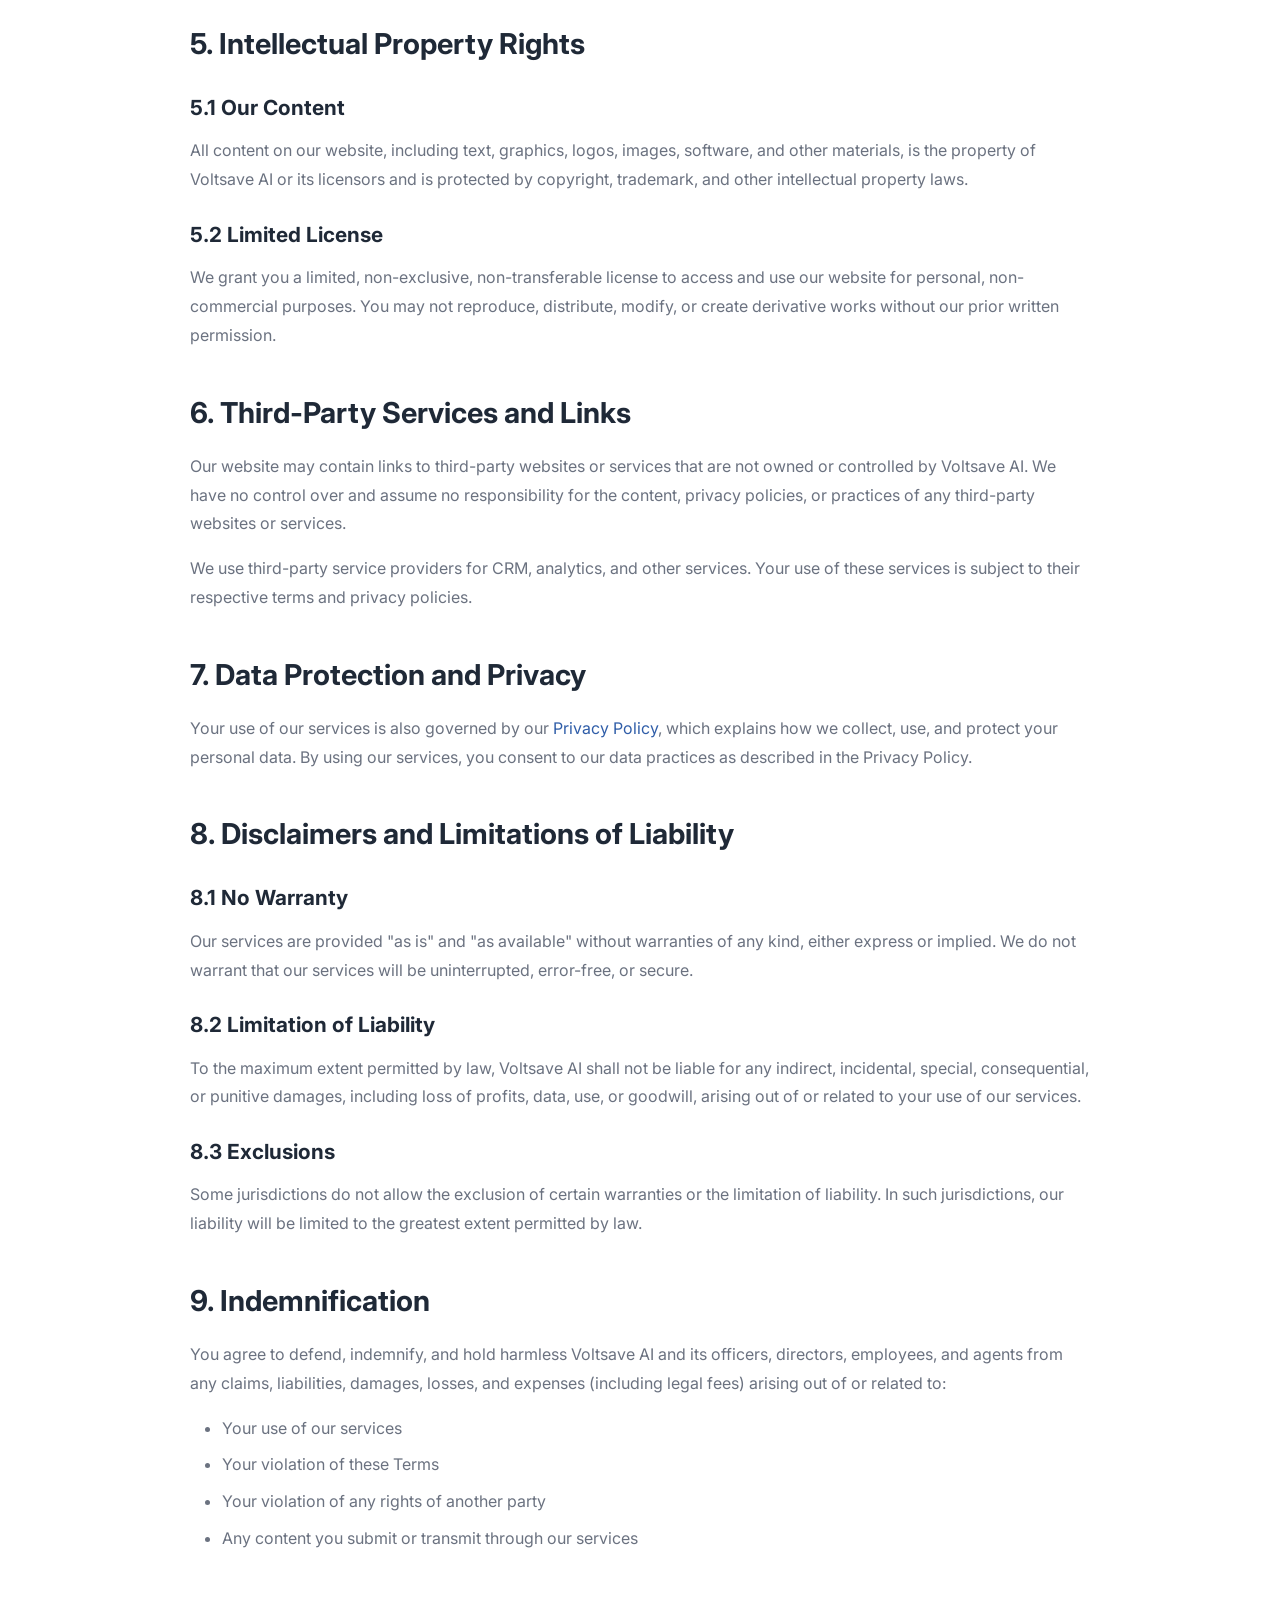
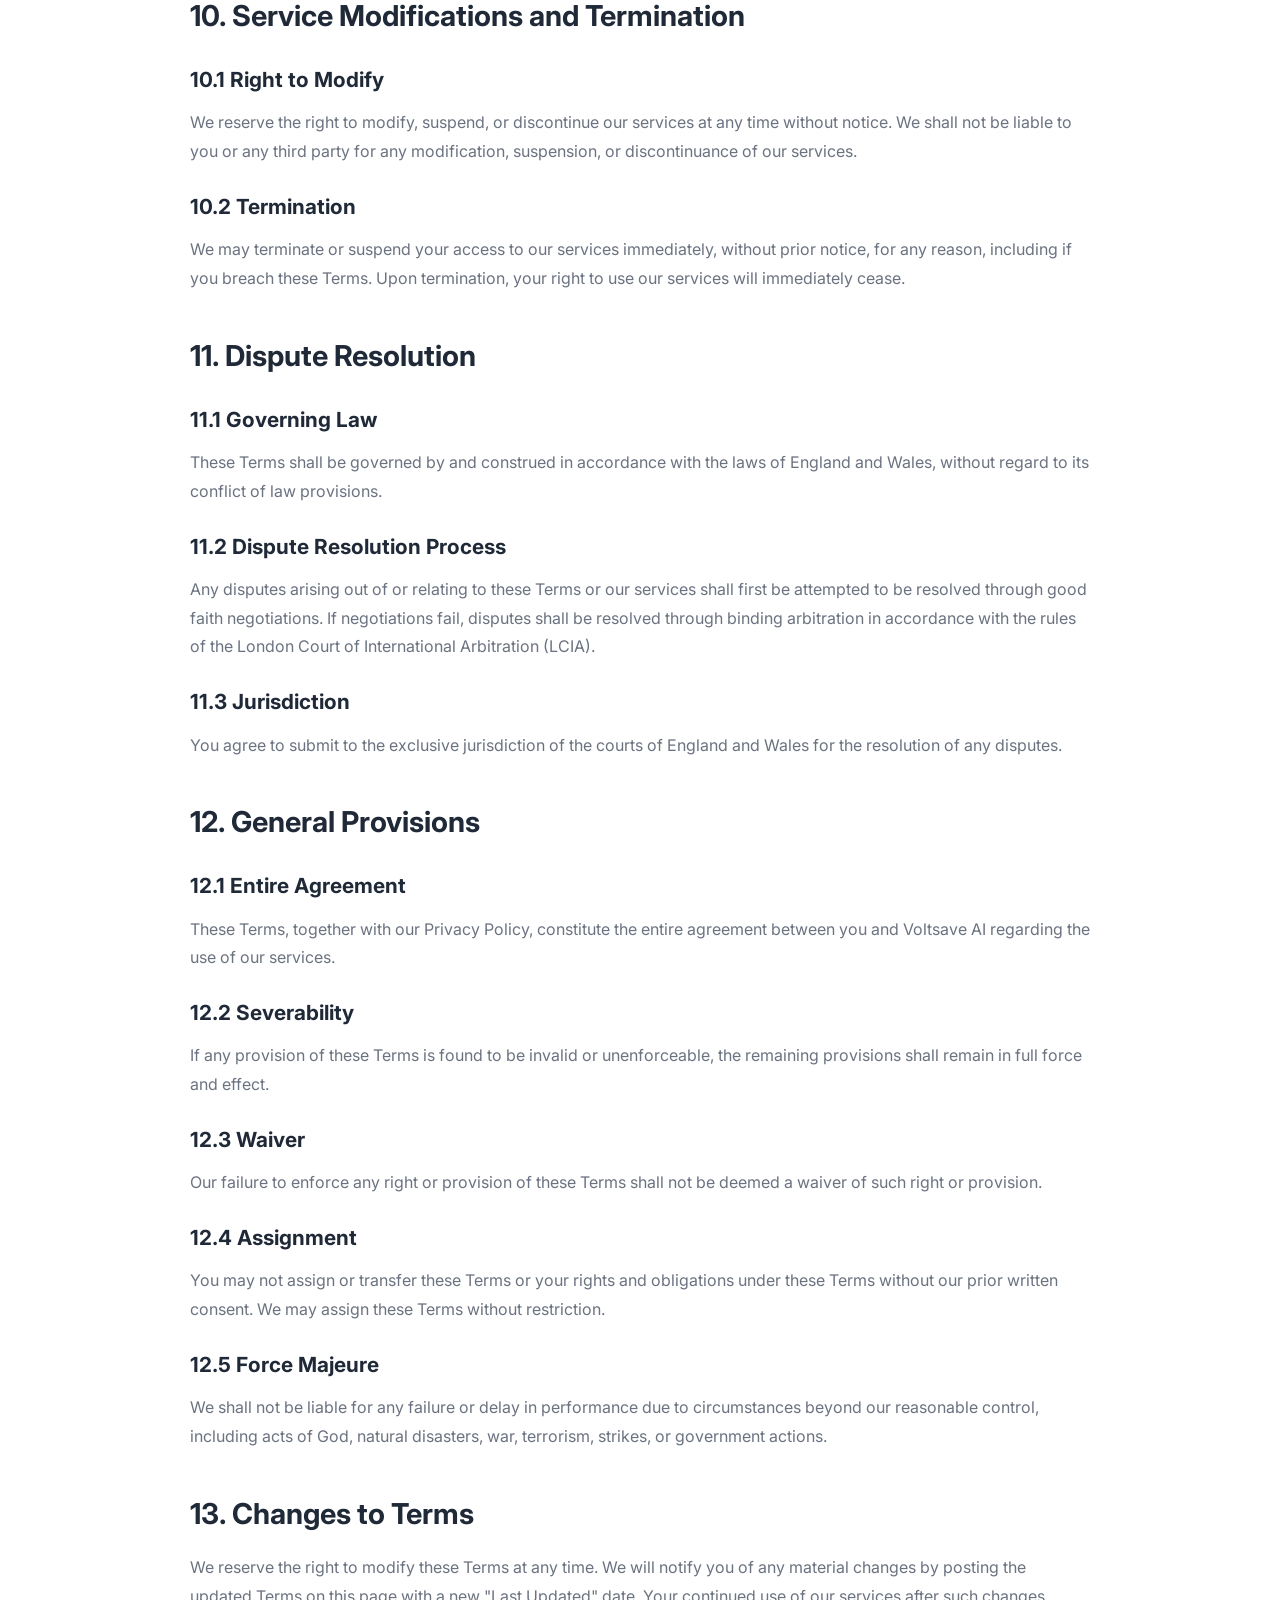
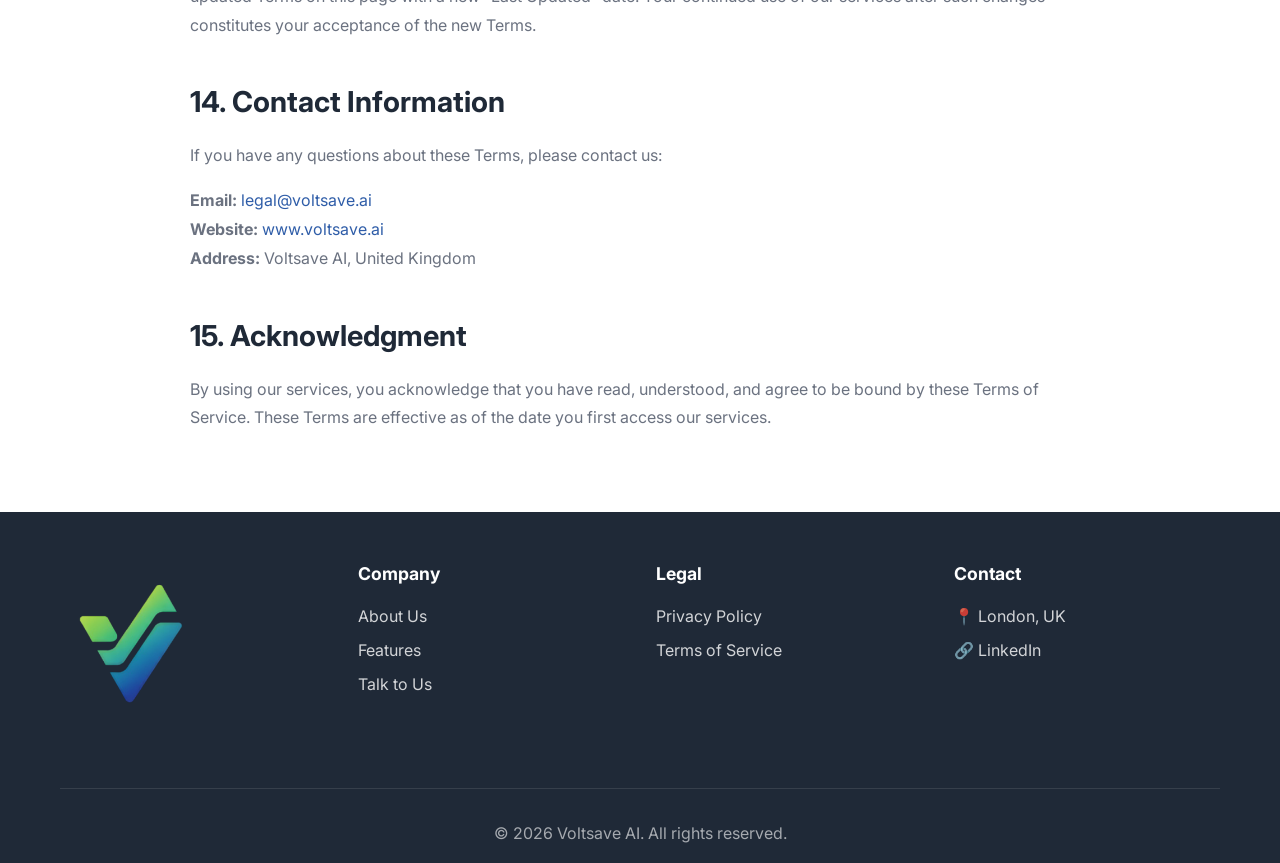
<file: terms.html>
<!DOCTYPE html>
<html lang="en">
<head>
    <meta charset="UTF-8">
    <meta name="viewport" content="width=device-width, initial-scale=1.0">
    <meta name="description" content="Voltsave AI Terms of Service - Terms and conditions for using our website and services.">
    <link rel="canonical" href="https://www.voltsaveai.com/terms.html" />
    
    <!-- Google Search Console Verification -->
    <meta name="google-site-verification" content="your-google-site-verification-code" />
    
    <!-- Google Analytics (GA4) -->
    <script async src="https://www.googletagmanager.com/gtag/js?id=G-XXXXXXXXXX"></script>
    <script>
        window.dataLayer = window.dataLayer || [];
        function gtag(){dataLayer.push(arguments);}
        gtag('js', new Date());
        gtag('config', 'G-XXXXXXXXXX');
    </script>
    
    <title>Terms of Service - Voltsave AI</title>
    <link rel="stylesheet" href="styles.css">
    <link rel="preconnect" href="https://fonts.googleapis.com">
    <link rel="preconnect" href="https://fonts.gstatic.com" crossorigin>
    <link href="https://fonts.googleapis.com/css2?family=Inter:wght@300;400;500;600;700;800&display=swap" rel="stylesheet">
    <style>
        .legal-page {
            padding: 4rem 0;
            max-width: 900px;
            margin: 0 auto;
        }
        
        .legal-page h1 {
            font-size: 2.5rem;
            margin-bottom: 1rem;
            color: var(--text-dark);
        }
        
        .last-updated {
            color: var(--text-light);
            margin-bottom: 3rem;
            font-size: 0.95rem;
        }
        
        .legal-page h2 {
            font-size: 1.8rem;
            margin-top: 2.5rem;
            margin-bottom: 1rem;
            color: var(--text-dark);
        }
        
        .legal-page h3 {
            font-size: 1.3rem;
            margin-top: 1.5rem;
            margin-bottom: 0.75rem;
            color: var(--text-dark);
        }
        
        .legal-page p {
            font-size: 1rem;
            color: var(--text-light);
            line-height: 1.8;
            margin-bottom: 1rem;
        }
        
        .legal-page ul {
            margin-left: 2rem;
            margin-bottom: 1rem;
        }
        
        .legal-page li {
            font-size: 1rem;
            color: var(--text-light);
            line-height: 1.8;
            margin-bottom: 0.5rem;
        }
        
        .legal-page a {
            color: var(--primary-color);
            text-decoration: none;
        }
        
        .legal-page a:hover {
            text-decoration: underline;
        }
    </style>
</head>
<body>
    <!-- Navigation -->
    <nav class="navbar">
        <div class="container">
            <div class="nav-wrapper">
                <a href="index.html" class="logo">
                    <img src="assets/logo.png" alt="Voltsave AI" class="logo-img">
                </a>
                <div class="nav-links">
                    <a href="index.html#problem">Problem</a>
                    <a href="index.html#features">Product</a>
                    <a href="index.html#case-study">Case Study</a>
                    <a href="index.html#benefits">Why Us</a>
                    <a href="about.html">About</a>
                    <a href="index.html#demo" class="btn-primary">Talk to Us</a>
                </div>
                <button class="mobile-menu-toggle" aria-label="Toggle menu">
                    <span></span>
                    <span></span>
                    <span></span>
                </button>
            </div>
        </div>
    </nav>

    <!-- Terms of Service Content -->
    <div class="container">
        <div class="legal-page">
            <h1>Terms of Service</h1>
            <p class="last-updated">Last Updated: March 3, 2026</p>

            <h2>1. Acceptance of Terms</h2>
            <p>
                Welcome to Voltsave AI. By accessing or using our website and services, you agree to be bound by these Terms of Service ("Terms"). If you do not agree to these Terms, please do not use our website or services.
            </p>
            <p>
                These Terms apply to all visitors, users, and others who access or use our services.
            </p>

            <h2>2. Description of Service</h2>
            <p>
                Voltsave AI provides an AI-powered energy management platform designed to help UK and EU SMEs reduce energy consumption and costs. Our services include:
            </p>
            <ul>
                <li>Website access and information about our platform</li>
                <li>Demo booking and consultation services</li>
                <li>Pre-launch engagement and market validation activities</li>
                <li>Energy management software (when product is launched)</li>
            </ul>

            <h2>3. User Accounts and Registration</h2>
            
            <h3>3.1 Account Information</h3>
            <p>
                When you request a demo or register for our services, you agree to provide accurate, current, and complete information. You are responsible for maintaining the confidentiality of your account credentials.
            </p>

            <h3>3.2 Account Security</h3>
            <p>
                You are responsible for all activities that occur under your account. You must immediately notify us of any unauthorized use of your account or any other breach of security.
            </p>

            <h2>4. Acceptable Use</h2>
            <p>You agree not to use our services to:</p>
            <ul>
                <li>Violate any applicable laws or regulations</li>
                <li>Infringe on intellectual property rights of others</li>
                <li>Transmit any harmful, offensive, or unlawful content</li>
                <li>Attempt to gain unauthorized access to our systems or networks</li>
                <li>Use automated systems to access or collect data from our website</li>
                <li>Interfere with or disrupt the integrity or performance of our services</li>
                <li>Impersonate any person or entity</li>
                <li>Use our services for any commercial purpose without our written consent</li>
            </ul>

            <h2>5. Intellectual Property Rights</h2>
            
            <h3>5.1 Our Content</h3>
            <p>
                All content on our website, including text, graphics, logos, images, software, and other materials, is the property of Voltsave AI or its licensors and is protected by copyright, trademark, and other intellectual property laws.
            </p>

            <h3>5.2 Limited License</h3>
            <p>
                We grant you a limited, non-exclusive, non-transferable license to access and use our website for personal, non-commercial purposes. You may not reproduce, distribute, modify, or create derivative works without our prior written permission.
            </p>

            <h2>6. Third-Party Services and Links</h2>
            <p>
                Our website may contain links to third-party websites or services that are not owned or controlled by Voltsave AI. We have no control over and assume no responsibility for the content, privacy policies, or practices of any third-party websites or services.
            </p>
            <p>
                We use third-party service providers for CRM, analytics, and other services. Your use of these services is subject to their respective terms and privacy policies.
            </p>

            <h2>7. Data Protection and Privacy</h2>
            <p>
                Your use of our services is also governed by our <a href="privacy.html">Privacy Policy</a>, which explains how we collect, use, and protect your personal data. By using our services, you consent to our data practices as described in the Privacy Policy.
            </p>

            <h2>8. Disclaimers and Limitations of Liability</h2>
            
            <h3>8.1 No Warranty</h3>
            <p>
                Our services are provided "as is" and "as available" without warranties of any kind, either express or implied. We do not warrant that our services will be uninterrupted, error-free, or secure.
            </p>

            <h3>8.2 Limitation of Liability</h3>
            <p>
                To the maximum extent permitted by law, Voltsave AI shall not be liable for any indirect, incidental, special, consequential, or punitive damages, including loss of profits, data, use, or goodwill, arising out of or related to your use of our services.
            </p>

            <h3>8.3 Exclusions</h3>
            <p>
                Some jurisdictions do not allow the exclusion of certain warranties or the limitation of liability. In such jurisdictions, our liability will be limited to the greatest extent permitted by law.
            </p>

            <h2>9. Indemnification</h2>
            <p>
                You agree to defend, indemnify, and hold harmless Voltsave AI and its officers, directors, employees, and agents from any claims, liabilities, damages, losses, and expenses (including legal fees) arising out of or related to:
            </p>
            <ul>
                <li>Your use of our services</li>
                <li>Your violation of these Terms</li>
                <li>Your violation of any rights of another party</li>
                <li>Any content you submit or transmit through our services</li>
            </ul>

            <h2>10. Service Modifications and Termination</h2>
            
            <h3>10.1 Right to Modify</h3>
            <p>
                We reserve the right to modify, suspend, or discontinue our services at any time without notice. We shall not be liable to you or any third party for any modification, suspension, or discontinuance of our services.
            </p>

            <h3>10.2 Termination</h3>
            <p>
                We may terminate or suspend your access to our services immediately, without prior notice, for any reason, including if you breach these Terms. Upon termination, your right to use our services will immediately cease.
            </p>

            <h2>11. Dispute Resolution</h2>
            
            <h3>11.1 Governing Law</h3>
            <p>
                These Terms shall be governed by and construed in accordance with the laws of England and Wales, without regard to its conflict of law provisions.
            </p>

            <h3>11.2 Dispute Resolution Process</h3>
            <p>
                Any disputes arising out of or relating to these Terms or our services shall first be attempted to be resolved through good faith negotiations. If negotiations fail, disputes shall be resolved through binding arbitration in accordance with the rules of the London Court of International Arbitration (LCIA).
            </p>

            <h3>11.3 Jurisdiction</h3>
            <p>
                You agree to submit to the exclusive jurisdiction of the courts of England and Wales for the resolution of any disputes.
            </p>

            <h2>12. General Provisions</h2>
            
            <h3>12.1 Entire Agreement</h3>
            <p>
                These Terms, together with our Privacy Policy, constitute the entire agreement between you and Voltsave AI regarding the use of our services.
            </p>

            <h3>12.2 Severability</h3>
            <p>
                If any provision of these Terms is found to be invalid or unenforceable, the remaining provisions shall remain in full force and effect.
            </p>

            <h3>12.3 Waiver</h3>
            <p>
                Our failure to enforce any right or provision of these Terms shall not be deemed a waiver of such right or provision.
            </p>

            <h3>12.4 Assignment</h3>
            <p>
                You may not assign or transfer these Terms or your rights and obligations under these Terms without our prior written consent. We may assign these Terms without restriction.
            </p>

            <h3>12.5 Force Majeure</h3>
            <p>
                We shall not be liable for any failure or delay in performance due to circumstances beyond our reasonable control, including acts of God, natural disasters, war, terrorism, strikes, or government actions.
            </p>

            <h2>13. Changes to Terms</h2>
            <p>
                We reserve the right to modify these Terms at any time. We will notify you of any material changes by posting the updated Terms on this page with a new "Last Updated" date. Your continued use of our services after such changes constitutes your acceptance of the new Terms.
            </p>

            <h2>14. Contact Information</h2>
            <p>
                If you have any questions about these Terms, please contact us:
            </p>
            <p>
                <strong>Email:</strong> <a href="mailto:legal@voltsave.ai">legal@voltsave.ai</a><br>
                <strong>Website:</strong> <a href="index.html">www.voltsave.ai</a><br>
                <strong>Address:</strong> Voltsave AI, United Kingdom
            </p>

            <h2>15. Acknowledgment</h2>
            <p>
                By using our services, you acknowledge that you have read, understood, and agree to be bound by these Terms of Service. These Terms are effective as of the date you first access our services.
            </p>
        </div>
    </div>

    <!-- Footer -->
    <footer class="footer">
        <div class="container">
            <div class="footer-content">
                <div class="footer-section">
                    <div class="footer-logo">
                        <img src="assets/Voltsave AI Logo Only.png" alt="Voltsave AI" style="height: 180px;">
                    </div>
                </div>
                <div class="footer-section">
                    <h4>Company</h4>
                    <ul>
                        <li><a href="about.html">About Us</a></li>
                        <li><a href="index.html#features">Features</a></li>
                        <li><a href="index.html#demo">Talk to Us</a></li>
                    </ul>
                </div>
                <div class="footer-section">
                    <h4>Legal</h4>
                    <ul>
                        <li><a href="privacy.html">Privacy Policy</a></li>
                        <li><a href="terms.html">Terms of Service</a></li>
                    </ul>
                </div>
                <div class="footer-section">
                    <h4>Contact</h4>
                    <p>📍 London, UK</p>
                    <p><a href="https://linkedin.com/company/voltsave-ai" target="_blank" rel="noopener noreferrer" style="color: inherit; text-decoration: none;">🔗 LinkedIn</a></p>
                </div>
            </div>
            <div class="footer-bottom">
                <p>&copy; 2026 Voltsave AI. All rights reserved.</p>
            </div>
        </div>
    </footer>

    <script src="script.js"></script>
</body>
</html>
</file>
<file: styles.css>
/* ===== CSS Reset & Base Styles ===== */
* {
    margin: 0;
    padding: 0;
    box-sizing: border-box;
}

:root {
    --primary-color: #2F5DA8;
    --primary-dark: #1e3a6f;
    --primary-light: #2BB7A3;
    --secondary-color: #7ED957;
    --accent-color: #3FCF8E;
    --text-dark: #1f2937;
    --text-light: #6b7280;
    --bg-light: #f9fafb;
    --bg-white: #ffffff;
    --border-color: #e5e7eb;
    --gradient: linear-gradient(135deg, #7ED957 0%, #2BB7A3 100%);
    --gradient-alt: linear-gradient(135deg, #3FCF8E 0%, #2F5DA8 100%);
    --shadow-sm: 0 1px 2px 0 rgba(0, 0, 0, 0.05);
    --shadow-md: 0 4px 6px -1px rgba(0, 0, 0, 0.1);
    --shadow-lg: 0 10px 15px -3px rgba(0, 0, 0, 0.1);
    --shadow-xl: 0 20px 25px -5px rgba(0, 0, 0, 0.1);
}

body {
    font-family: 'Inter', -apple-system, BlinkMacSystemFont, 'Segoe UI', Roboto, sans-serif;
    color: var(--text-dark);
    line-height: 1.6;
    overflow-x: hidden;
}

.container {
    max-width: 1200px;
    margin: 0 auto;
    padding: 0 20px;
}

.no-wrap {
    white-space: nowrap;
}

/* ===== Navigation ===== */
.navbar {
    background: var(--bg-white);
    box-shadow: var(--shadow-sm);
    position: sticky;
    top: 0;
    z-index: 1000;
    padding: 0.5rem 0;
}

.nav-wrapper {
    display: flex;
    justify-content: space-between;
    align-items: center;
}

.logo {
    display: flex;
    align-items: center;
    gap: 0.5rem;
    font-size: 1.5rem;
    font-weight: 700;
    color: var(--text-dark);
    text-decoration: none;
}

.logo-img {
    height: 100px;
    width: auto;
}

.logo-icon {
    font-size: 1.8rem;
}

.nav-links {
    display: flex;
    align-items: center;
    gap: 2rem;
}

.nav-links a {
    color: var(--text-dark);
    text-decoration: none;
    font-weight: 500;
    transition: color 0.3s ease;
}

.nav-links a:hover {
    color: var(--primary-color);
}

.nav-links .btn-primary {
    color: white;
}

.nav-links .btn-primary:hover {
    color: white;
}

.mobile-menu-toggle {
    display: none;
    flex-direction: column;
    gap: 4px;
    background: none;
    border: none;
    cursor: pointer;
}

.mobile-menu-toggle span {
    width: 25px;
    height: 3px;
    background: var(--text-dark);
    transition: all 0.3s ease;
}

/* ===== Buttons ===== */
.btn-primary {
    background: var(--gradient-alt);
    color: white;
    padding: 0.75rem 1.5rem;
    border-radius: 8px;
    text-decoration: none;
    font-weight: 600;
    display: inline-block;
    transition: all 0.3s cubic-bezier(0.4, 0, 0.2, 1);
    border: none;
    cursor: pointer;
    position: relative;
    overflow: hidden;
    box-shadow: 0 4px 15px rgba(126, 217, 87, 0.3);
}

.btn-primary::before {
    content: '';
    position: absolute;
    top: 0;
    left: -100%;
    width: 100%;
    height: 100%;
    background: linear-gradient(90deg, transparent, rgba(255, 255, 255, 0.2), transparent);
    transition: left 0.5s ease;
}

.btn-primary:hover::before {
    left: 100%;
}

.btn-primary:hover {
    transform: translateY(-2px);
    box-shadow: 0 6px 25px rgba(126, 217, 87, 0.4);
}

.btn-primary:active {
    transform: translateY(0);
}

.btn-large {
    padding: 1rem 2rem;
    font-size: 1.1rem;
}

.btn-full {
    width: 100%;
}

.btn-white {
    background: white;
    color: var(--primary-color);
    box-shadow: 0 4px 15px rgba(47, 93, 168, 0.2);
}

.btn-white:hover {
    background: #f9fafb;
    box-shadow: 0 6px 25px rgba(47, 93, 168, 0.3);
}

/* ===== Hero Section ===== */
.hero {
    padding: 6rem 0;
    background: var(--bg-white);
    min-height: 85vh;
    display: flex;
    align-items: center;
    position: relative;
    overflow: hidden;
}

.hero-bg-video {
    position: absolute;
    top: 0;
    left: 0;
    width: 100%;
    height: 100%;
    overflow: hidden;
    z-index: 0;
}

.hero-bg-video video {
    width: 100%;
    height: 100%;
    object-fit: cover;
    opacity: 0.15;
}

.hero .container {
    position: relative;
    z-index: 1;
}

.hero-grid {
    display: flex;
    justify-content: center;
    align-items: center;
}

.hero-content {
    text-align: center;
    position: relative;
    z-index: 1;
    max-width: 900px;
    margin: 0 auto;
}

.hero-title {
    font-size: 4.2rem;
    font-weight: 800;
    line-height: 1.1;
    margin-bottom: 1.5rem;
    color: var(--text-dark);
    letter-spacing: -0.03em;
    text-align: center;
}

.gradient-text {
    background: var(--gradient-alt);
    -webkit-background-clip: text;
    -webkit-text-fill-color: transparent;
    background-clip: text;
}

.hero-subtitle {
    font-size: 1.25rem;
    color: var(--text-light);
    margin-bottom: 1.5rem;
    line-height: 1.7;
    max-width: 100%;
    margin-left: auto;
    margin-right: auto;
    text-align: center;
}

.hero-positioning {
    font-size: 1rem;
    color: var(--text-dark);
    font-weight: 500;
    margin-bottom: 2.5rem;
}

.hero-cta {
    margin-bottom: 5rem;
}

.hero-visual {
    display: flex;
    align-items: center;
    justify-content: center;
}

.dashboard-image {
    width: 100%;
    height: auto;
    border-radius: 16px;
    box-shadow: 0 25px 70px rgba(0, 0, 0, 0.18);
    border: 1px solid var(--border-color);
    transition: transform 0.3s ease, box-shadow 0.3s ease;
}

.dashboard-image:hover {
    transform: translateY(-6px);
    box-shadow: 0 30px 80px rgba(0, 0, 0, 0.22);
}

/* ===== Trusted By Section ===== */
.trusted-by {
    padding: 3rem 0 0 0;
    margin-top: 2rem;
}

.trusted-by-label {
    text-align: center;
    font-size: 0.85rem;
    font-weight: 600;
    letter-spacing: 2px;
    color: var(--text-light);
    margin-bottom: 2rem;
}

.trusted-logos {
    display: flex;
    justify-content: center;
    align-items: center;
    gap: 3rem;
    flex-wrap: wrap;
}

.trust-logo {
    height: 90px;
    display: flex;
    align-items: center;
    opacity: 0.7;
    transition: opacity 0.3s ease;
}

.trust-logo:hover {
    opacity: 1;
}

.trust-logo img {
    max-height: 90px;
    max-width: 240px;
    width: auto;
    height: auto;
    object-fit: contain;
    filter: grayscale(0%);
    transition: filter 0.3s ease;
}

.trust-logo:hover img {
    filter: grayscale(0%);
}

/* ===== Problem Section ===== */
.problem {
    padding: 6rem 0;
    background: linear-gradient(135deg, #1e3a6f 0%, #2F5DA8 50%, #2BB7A3 100%);
    position: relative;
}

.problem-title {
    font-size: 2.5rem;
    font-weight: 800;
    color: #7ED957;
    margin-bottom: 2rem;
    text-align: center;
    letter-spacing: -0.03em;
}

.problem-intro {
    font-size: 1.6rem;
    font-weight: 400;
    color: #ffffff;
    text-align: center;
    max-width: 700px;
    margin: 0 auto 3.5rem;
    line-height: 1.7;
}

.problem-intro strong {
    font-weight: 700;
    color: #7ED957;
}

.problem-grid {
    display: grid;
    grid-template-columns: repeat(3, 1fr);
    gap: 2rem;
    margin-bottom: 2rem;
}

.problem-column {
    background: var(--bg-white);
    padding: 2.25rem 2rem;
    border-radius: 6px;
    text-align: left;
    border: 1px solid rgba(255, 255, 255, 0.2);
    box-shadow: 0 4px 12px rgba(0, 0, 0, 0.15);
    transition: all 0.25s ease;
    position: relative;
}

.problem-column:hover {
    transform: translateY(-3px);
    box-shadow: 0 8px 24px rgba(0, 0, 0, 0.2);
    border-color: rgba(126, 217, 87, 0.4);
}

.problem-number {
    font-size: 2.5rem;
    font-weight: 800;
    color: #7ED957;
    opacity: 0.65;
    margin-bottom: 0.5rem;
    line-height: 1;
    transition: opacity 0.3s ease;
}

.problem-column:hover .problem-number {
    opacity: 0.85;
}

.problem-heading {
    font-size: 1.25rem;
    font-weight: 800;
    color: var(--primary-color);
    margin-bottom: 0.75rem;
    line-height: 1.3;
    padding-top: 1rem;
    border-top: 3px solid var(--secondary-color);
}

.problem-text {
    font-size: 1rem;
    color: var(--text-light);
    line-height: 1.65;
}

.problem-transition {
    font-size: 1.15rem;
    font-weight: 600;
    color: #ffffff;
    text-align: center;
    margin-top: 0.5rem;
}

/* ===== Features Section ===== */
.features {
    padding: 5rem 0;
    background: linear-gradient(135deg, #f9fafb 0%, #f0f9f4 100%);
}

.section-header {
    text-align: center;
    margin-bottom: 4rem;
}

.section-header h2 {
    font-size: 2.5rem;
    font-weight: 800;
    margin-bottom: 1rem;
    letter-spacing: -0.03em;
    line-height: 1.2;
}

.section-header h2 .no-wrap {
    white-space: nowrap;
}

.section-header p {
    font-size: 1.1rem;
    color: var(--text-light);
    max-width: 700px;
    margin: 0 auto;
}

.features-grid {
    display: grid;
    grid-template-columns: repeat(auto-fit, minmax(300px, 1fr));
    gap: 2rem;
}

.feature-card {
    background: var(--bg-white);
    padding: 2rem;
    border-radius: 12px;
    border: 1px solid var(--border-color);
    transition: all 0.4s cubic-bezier(0.4, 0, 0.2, 1);
    position: relative;
    overflow: hidden;
}

.feature-card::before {
    content: '';
    position: absolute;
    top: 0;
    left: 0;
    width: 100%;
    height: 100%;
    background: var(--gradient-alt);
    opacity: 0;
    transition: opacity 0.4s ease;
    z-index: 0;
}

.feature-card:hover::before {
    opacity: 0.05;
}

.feature-card:hover {
    transform: translateY(-8px);
    box-shadow: 0 20px 40px -10px rgba(0, 0, 0, 0.15);
    border-color: var(--primary-color);
}

.feature-icon {
    font-size: 3rem;
    margin-bottom: 1rem;
    position: relative;
    z-index: 1;
    transition: transform 0.3s ease;
}

.feature-card:hover .feature-icon {
    transform: scale(1.1);
}

.feature-card h3 {
    font-size: 1.3rem;
    margin-bottom: 0.75rem;
    color: var(--text-dark);
    position: relative;
    z-index: 1;
}

.feature-card p {
    color: var(--text-light);
    line-height: 1.6;
    position: relative;
    z-index: 1;
}

/* ===== How Voltsave Works ===== */
.how-subtitle {
    font-size: 1.4rem !important;
    font-weight: 600 !important;
    color: var(--text-dark) !important;
    margin-top: 1rem !important;
}

.how-it-works-grid {
    display: grid;
    grid-template-columns: repeat(3, 1fr);
    gap: 4rem;
    margin-top: 4rem;
    position: relative;
}

.how-it-works-grid::before {
    content: '';
    position: absolute;
    top: 60px;
    left: 16.66%;
    right: 16.66%;
    height: 3px;
    background: linear-gradient(to right, var(--secondary-color) 0%, var(--primary-color) 50%, var(--primary-light) 100%);
    opacity: 0.2;
    z-index: 0;
}

.work-step {
    background: var(--bg-white);
    padding: 0;
    border-radius: 16px;
    transition: all 0.4s ease;
    position: relative;
    overflow: hidden;
    box-shadow: 0 4px 20px rgba(0, 0, 0, 0.08);
}

.work-step::before {
    content: '';
    position: absolute;
    top: 0;
    left: 0;
    right: 0;
    height: 6px;
    transition: height 0.3s ease;
}

.work-step:nth-child(1)::before {
    background: linear-gradient(135deg, var(--secondary-color), var(--accent-color));
}

.work-step:nth-child(2)::before {
    background: linear-gradient(135deg, var(--primary-color), var(--accent-color));
}

.work-step:nth-child(3)::before {
    background: linear-gradient(135deg, var(--primary-light), var(--accent-color));
}

.work-step:hover {
    transform: translateY(-12px);
    box-shadow: 0 12px 40px rgba(0, 0, 0, 0.15);
}

.work-step:hover::before {
    height: 8px;
}

.step-number,
.step-icon {
    width: 80px;
    height: 80px;
    border-radius: 50%;
    display: flex;
    align-items: center;
    justify-content: center;
    font-size: 2.5rem;
    font-weight: 800;
    color: white;
    margin: -40px auto 0;
    position: relative;
    z-index: 2;
    box-shadow: 0 4px 16px rgba(0, 0, 0, 0.15);
}

.work-step:nth-child(1) .step-number,
.work-step:nth-child(1) .step-icon {
    background: linear-gradient(135deg, var(--secondary-color), var(--accent-color));
}

.work-step:nth-child(2) .step-number,
.work-step:nth-child(2) .step-icon {
    background: linear-gradient(135deg, var(--primary-color), var(--accent-color));
}

.work-step:nth-child(3) .step-number,
.work-step:nth-child(3) .step-icon {
    background: linear-gradient(135deg, var(--primary-light), var(--accent-color));
}

.step-content {
    padding: 2.5rem 2rem 2.5rem;
}

.step-title {
    font-size: 1.75rem;
    font-weight: 800;
    color: var(--accent-color);
    margin-bottom: 1rem;
    line-height: 1.2;
    text-align: center;
}

.step-tagline {
    font-size: 1.05rem;
    font-weight: 600;
    color: var(--primary-color);
    margin-bottom: 1.25rem;
    line-height: 1.4;
    text-align: center;
}

.step-description {
    font-size: 0.95rem;
    color: var(--text-light);
    line-height: 1.7;
    text-align: center;
}

/* ===== Why Voltsave Section ===== */
.why-voltsave {
    padding: 6rem 0;
    background: linear-gradient(135deg, #1a1f36 0%, #2F5DA8 50%, #1e3a6f 100%);
    position: relative;
}

.why-voltsave .section-header h2 {
    color: #ffffff;
}

.why-voltsave .section-header p {
    color: rgba(255, 255, 255, 0.85);
    font-weight: 500;
}

.why-grid {
    display: grid;
    grid-template-columns: repeat(4, 1fr);
    gap: 2rem;
    margin-top: 3rem;
}

.why-pillar {
    background: rgba(255, 255, 255, 0.05);
    backdrop-filter: blur(10px);
    padding: 2.5rem 2rem;
    border-radius: 12px;
    border: 1px solid rgba(255, 255, 255, 0.1);
    transition: all 0.3s ease;
    position: relative;
}

.why-pillar:hover {
    background: rgba(255, 255, 255, 0.08);
    border-color: var(--secondary-color);
    transform: translateY(-5px);
}

.pillar-number {
    font-size: 1rem;
    font-weight: 700;
    color: var(--secondary-color);
    margin-bottom: 1.25rem;
    letter-spacing: 0.1em;
}

.pillar-title {
    font-size: 1.15rem;
    font-weight: 800;
    color: #ffffff;
    margin-bottom: 1rem;
    line-height: 1.3;
}

.pillar-description {
    font-size: 0.95rem;
    color: rgba(255, 255, 255, 0.75);
    line-height: 1.6;
}

/* ===== Case Study Section ===== */
.case-study {
    padding: 5rem 0;
    background: linear-gradient(135deg, #f9fafb 0%, #ffffff 100%);
}

.case-study-content {
    display: grid;
    grid-template-columns: 1fr 1fr;
    gap: 3rem;
    margin-top: 3rem;
    align-items: start;
}

.case-study-video,
.case-study-visual {
    position: sticky;
    top: 100px;
}

.case-study-visual {
    background: white;
    border-radius: 12px;
    padding: 1.5rem;
    box-shadow: var(--shadow-md);
    border: 1px solid var(--border-color);
}

.analysis-dashboard {
    width: 100%;
    height: auto;
    border-radius: 8px;
    border: 1px solid var(--border-color);
    margin-bottom: 1rem;
}

.visual-caption {
    font-size: 0.85rem;
    color: var(--text-light);
    text-align: center;
    font-style: italic;
    margin: 0;
}

.video-placeholder {
    position: relative;
    border-radius: 12px;
    overflow: hidden;
    box-shadow: var(--shadow-xl);
    background: var(--text-dark);
}

.video-placeholder video {
    width: 100%;
    height: auto;
    display: block;
}

.play-button {
    position: absolute;
    top: 50%;
    left: 50%;
    transform: translate(-50%, -50%);
    cursor: pointer;
    transition: transform 0.3s ease;
    z-index: 10;
}

.play-button:hover {
    transform: translate(-50%, -50%) scale(1.1);
}

.case-study-details {
    background: white;
    border-radius: 12px;
    padding: 2rem;
    box-shadow: var(--shadow-md);
}

.case-study-header h3 {
    font-size: 1.8rem;
    margin-bottom: 1.5rem;
    color: var(--text-dark);
}

.case-study-meta {
    display: grid;
    grid-template-columns: repeat(3, 1fr);
    gap: 1rem;
    padding: 1.5rem;
    background: var(--bg-light);
    border-radius: 8px;
    margin-bottom: 1.5rem;
}

.meta-item {
    display: flex;
    flex-direction: column;
    gap: 0.25rem;
}

.meta-label {
    font-size: 0.85rem;
    color: var(--text-light);
    font-weight: 500;
}

.meta-value {
    font-size: 1rem;
    color: var(--text-dark);
    font-weight: 600;
}

.solution-info {
    margin-bottom: 2rem;
}

.solution-badge {
    background: linear-gradient(135deg, var(--primary-color), var(--primary-light));
    color: white;
    padding: 0.75rem 1.25rem;
    border-radius: 8px;
    margin-bottom: 1.5rem;
    font-size: 1rem;
}

.solution-details {
    display: grid;
    grid-template-columns: 1fr 1fr;
    gap: 1rem;
}

.detail-item {
    display: flex;
    align-items: center;
    gap: 1rem;
    padding: 1rem;
    background: var(--bg-light);
    border-radius: 8px;
}

.detail-icon {
    width: 48px;
    height: 48px;
    display: flex;
    align-items: center;
    justify-content: center;
    background: linear-gradient(135deg, var(--primary-color), var(--primary-light));
    border-radius: 12px;
    flex-shrink: 0;
}

.detail-icon svg {
    color: white;
    width: 24px;
    height: 24px;
}

.detail-label {
    font-size: 0.85rem;
    color: var(--text-light);
    margin-bottom: 0.25rem;
}

.detail-value {
    font-size: 1.1rem;
    font-weight: 700;
    color: var(--text-dark);
}

.results-grid {
    display: grid;
    grid-template-columns: 1fr 1fr;
    gap: 1.5rem;
    margin-bottom: 2rem;
}

.result-card {
    background: linear-gradient(135deg, rgba(47, 93, 168, 0.05) 0%, rgba(43, 183, 163, 0.05) 100%);
    padding: 2rem;
    border-radius: 12px;
    text-align: center;
    border: 2px solid var(--border-color);
    transition: transform 0.3s ease, box-shadow 0.3s ease;
}

.result-card:hover {
    transform: translateY(-5px);
    box-shadow: var(--shadow-lg);
    border-color: var(--primary-color);
}

.result-icon {
    width: 64px;
    height: 64px;
    margin: 0 auto 1rem;
    display: flex;
    align-items: center;
    justify-content: center;
    background: linear-gradient(135deg, var(--primary-color), var(--primary-light));
    border-radius: 16px;
    box-shadow: var(--shadow-md);
}

.result-icon svg {
    color: white;
    width: 32px;
    height: 32px;
}

.result-number {
    font-size: 2.75rem;
    font-weight: 800;
    color: var(--primary-color);
    margin-bottom: 0.5rem;
}

.result-label {
    font-size: 0.95rem;
    color: var(--text-light);
    font-weight: 500;
}

.chart-info {
    background: var(--bg-light);
    padding: 1.5rem;
    border-radius: 8px;
    border-left: 4px solid var(--primary-color);
}

.chart-info p {
    margin-bottom: 0.75rem;
    color: var(--text-dark);
    line-height: 1.6;
}

.chart-info p:last-child {
    margin-bottom: 0;
}

.transparency-note {
    margin-top: 2rem;
    padding: 1rem 1.25rem;
    background: #fef3c7;
    border-left: 4px solid #f59e0b;
    border-radius: 6px;
}

.transparency-note p {
    font-size: 0.85rem;
    color: #92400e;
    margin: 0;
    line-height: 1.6;
    font-weight: 500;
}

/* ===== Benefits Section ===== */
.benefits {
    padding: 5rem 0;
    background: var(--bg-light);
}

.benefits-dark {
    background: linear-gradient(135deg, #1f2937 0%, #111827 100%);
    color: white;
}

.benefits-dark .section-header h2 {
    color: white;
}

.benefits-dark .benefit-item h3 {
    color: white;
}

.benefits-dark .benefit-item p {
    color: rgba(255, 255, 255, 0.8);
}

.benefits-dark .benefit-number {
    color: rgba(255, 255, 255, 0.2);
}

.benefits-grid {
    display: grid;
    grid-template-columns: repeat(auto-fit, minmax(250px, 1fr));
    gap: 3rem;
    margin-top: 3rem;
}

.benefit-item {
    position: relative;
    transition: transform 0.3s ease;
}

.benefit-item:hover {
    transform: translateY(-5px);
}

.benefit-number {
    font-size: 3rem;
    font-weight: 800;
    color: var(--primary-light);
    opacity: 0.3;
    margin-bottom: 1rem;
}

.benefit-item h3 {
    font-size: 1.3rem;
    margin-bottom: 0.75rem;
    color: var(--text-dark);
}

.benefit-item p {
    color: var(--text-light);
}

/* ===== Demo Section ===== */
.demo-section {
    padding: 5rem 0;
    background: var(--bg-white);
}

.demo-content {
    display: grid;
    grid-template-columns: 1fr 1fr;
    gap: 4rem;
    align-items: center;
}

.demo-text h2 {
    font-size: 2.5rem;
    margin-bottom: 1rem;
}

.demo-text p {
    font-size: 1.1rem;
    color: var(--text-light);
    margin-bottom: 1.5rem;
}

.demo-benefits {
    list-style: none;
    display: flex;
    flex-direction: column;
    gap: 0.75rem;
}

.demo-benefits li {
    color: var(--text-dark);
    font-size: 1.05rem;
}

.demo-form-container {
    background: var(--bg-white);
    padding: 2.5rem;
    border-radius: 12px;
    box-shadow: var(--shadow-xl);
    border: 1px solid var(--border-color);
}

.demo-form h3 {
    font-size: 1.5rem;
    margin-bottom: 1.5rem;
    text-align: center;
}

.form-row {
    display: grid;
    grid-template-columns: 1fr 1fr;
    gap: 1rem;
}

.form-group {
    margin-bottom: 1.25rem;
}

.form-group label {
    display: block;
    margin-bottom: 0.5rem;
    font-weight: 500;
    color: var(--text-dark);
}

.form-group input,
.form-group select {
    width: 100%;
    padding: 0.75rem;
    border: 1px solid var(--border-color);
    border-radius: 8px;
    font-size: 1rem;
    font-family: inherit;
    transition: border-color 0.3s ease;
}

.form-group input:focus,
.form-group select:focus {
    outline: none;
    border-color: var(--primary-color);
}

.form-disclaimer {
    text-align: center;
    font-size: 0.85rem;
    color: var(--text-light);
    margin-top: 1rem;
}

.form-disclaimer a {
    color: var(--primary-color);
    text-decoration: none;
}

/* Form Messages */
.form-message {
    padding: 1rem 1.5rem;
    border-radius: 8px;
    margin-top: 1.5rem;
    text-align: center;
    font-weight: 500;
    animation: slideDown 0.3s ease;
}

.form-message-success {
    background: linear-gradient(135deg, rgba(126, 217, 87, 0.1), rgba(63, 207, 142, 0.1));
    border: 2px solid var(--secondary-color);
    color: #2d5f1e;
}

.form-message-error {
    background: rgba(239, 68, 68, 0.1);
    border: 2px solid #ef4444;
    color: #991b1b;
}

@keyframes slideDown {
    from {
        opacity: 0;
        transform: translateY(-10px);
    }
    to {
        opacity: 1;
        transform: translateY(0);
    }
}

/* ===== Footer ===== */
.footer {
    background: var(--text-dark);
    color: white;
    padding: 3rem 0 1rem;
}

.footer-content {
    display: grid;
    grid-template-columns: repeat(auto-fit, minmax(200px, 1fr));
    gap: 2rem;
    margin-bottom: 2rem;
}

.footer-logo {
    display: flex;
    align-items: center;
    gap: 0.5rem;
    font-size: 1.3rem;
    font-weight: 700;
    margin-bottom: 1rem;
}

.footer-section h4 {
    margin-bottom: 1rem;
    font-size: 1.1rem;
}

.footer-section ul {
    list-style: none;
}

.footer-section ul li {
    margin-bottom: 0.5rem;
}

.footer-section a {
    color: rgba(255, 255, 255, 0.8);
    text-decoration: none;
    transition: color 0.3s ease;
}

.footer-section a:hover {
    color: white;
}

.footer-section p {
    color: rgba(255, 255, 255, 0.8);
    margin-bottom: 0.5rem;
}

.footer-bottom {
    text-align: center;
    padding-top: 2rem;
    border-top: 1px solid rgba(255, 255, 255, 0.1);
    color: rgba(255, 255, 255, 0.6);
}

/* ===== Responsive Design ===== */
@media (max-width: 768px) {
    .nav-links {
        display: none;
    }

    .mobile-menu-toggle {
        display: flex;
    }

    .nav-links.active {
        display: flex;
        flex-direction: column;
        position: absolute;
        top: 100%;
        left: 0;
        right: 0;
        background: var(--bg-white);
        padding: 1rem;
        box-shadow: var(--shadow-md);
    }

    .hero-grid {
        grid-template-columns: 1fr;
        gap: 3rem;
    }

    .hero-content {
        text-align: center;
    }

    .hero-subtitle {
        font-size: 1.1rem;
        max-width: 100%;
    }

    .hero-positioning {
        font-size: 0.95rem;
    }

    .hero-visual {
        order: -1;
    }

    .hero-title {
        font-size: 2.5rem;
    }

    .trusted-logos {
        gap: 2rem;
    }

    .trust-logo {
        height: 50px;
    }

    .trust-logo img {
        max-height: 50px;
        max-width: 140px;
    }

    .problem-title {
        font-size: 1.75rem;
        text-align: center;
        margin-bottom: 1.5rem;
    }

    .problem-intro {
        font-size: 1.25rem;
        margin-bottom: 2.5rem;
        max-width: 100%;
    }

    .problem-grid {
        grid-template-columns: 1fr;
        gap: 1.5rem;
        margin-bottom: 1.5rem;
    }

    .problem-column {
        padding: 1.75rem 1.5rem;
        text-align: left;
    }

    .problem-number {
        font-size: 2rem;
    }

    .problem-heading {
        font-size: 1.15rem;
        font-weight: 800;
    }

    .problem-transition {
        font-size: 1rem;
    }

    .features-grid {
        grid-template-columns: 1fr;
    }

    .how-it-works-grid {
        grid-template-columns: 1fr;
        gap: 3rem;
    }

    .how-it-works-grid::before {
        display: none;
    }

    .work-step {
        margin-bottom: 1rem;
    }

    .step-number,
    .step-icon {
        width: 70px;
        height: 70px;
        font-size: 2rem;
        margin: -35px auto 0;
    }

    .step-content {
        padding: 2rem 1.5rem 2rem;
    }

    .step-title {
        font-size: 1.5rem;
    }

    .step-tagline {
        font-size: 1rem;
    }

    .step-description {
        font-size: 0.9rem;
    }

    .how-subtitle {
        font-size: 1.2rem !important;
    }

    .why-grid {
        grid-template-columns: 1fr;
        gap: 1.5rem;
    }

    .why-pillar {
        padding: 2rem 1.5rem;
    }

    .pillar-title {
        font-size: 1.1rem;
    }

    .case-study-content {
        grid-template-columns: 1fr;
    }

    .case-study-video,
    .case-study-visual {
        position: relative;
        top: 0;
    }

    .case-study-meta {
        grid-template-columns: 1fr;
    }

    .solution-details {
        grid-template-columns: 1fr;
    }

    .results-grid {
        grid-template-columns: 1fr;
    }

    .result-number {
        font-size: 2.5rem;
    }

    .benefits-grid {
        grid-template-columns: 1fr;
    }

    .demo-content {
        grid-template-columns: 1fr;
    }

    .form-row {
        grid-template-columns: 1fr;
    }

    .footer-content {
        grid-template-columns: 1fr;
    }
}

@media (max-width: 480px) {
    .hero-title {
        font-size: 2rem;
    }

    .section-header h2 {
        font-size: 2rem;
    }

    .demo-text h2 {
        font-size: 2rem;
    }
}

/* ===== Animations ===== */
@keyframes fadeIn {
    from {
        opacity: 0;
        transform: translateY(20px);
    }
    to {
        opacity: 1;
        transform: translateY(0);
    }
}

.hero-content,
.feature-card,
.benefit-item {
    animation: fadeIn 0.6s ease-out;
}

/* AOS Animations */
[data-aos] {
    opacity: 0;
    transition-property: opacity, transform;
    transition-duration: 0.8s;
    transition-timing-function: cubic-bezier(0.4, 0, 0.2, 1);
}

[data-aos].aos-animate {
    opacity: 1;
}

[data-aos="fade-up"] {
    transform: translateY(30px);
}

[data-aos="fade-up"].aos-animate {
    transform: translateY(0);
}

[data-aos="fade-left"] {
    transform: translateX(30px);
}

[data-aos="fade-left"].aos-animate {
    transform: translateX(0);
}

[data-aos="fade-right"] {
    transform: translateX(-30px);
}

[data-aos="fade-right"].aos-animate {
    transform: translateX(0);
}

/* Stagger delays for sequential animations */
[data-aos][data-aos-delay="100"] {
    transition-delay: 0.1s;
}

[data-aos][data-aos-delay="200"] {
    transition-delay: 0.2s;
}

[data-aos][data-aos-delay="300"] {
    transition-delay: 0.3s;
}

[data-aos][data-aos-delay="400"] {
    transition-delay: 0.4s;
}

[data-aos][data-aos-delay="500"] {
    transition-delay: 0.5s;
}
</file>
